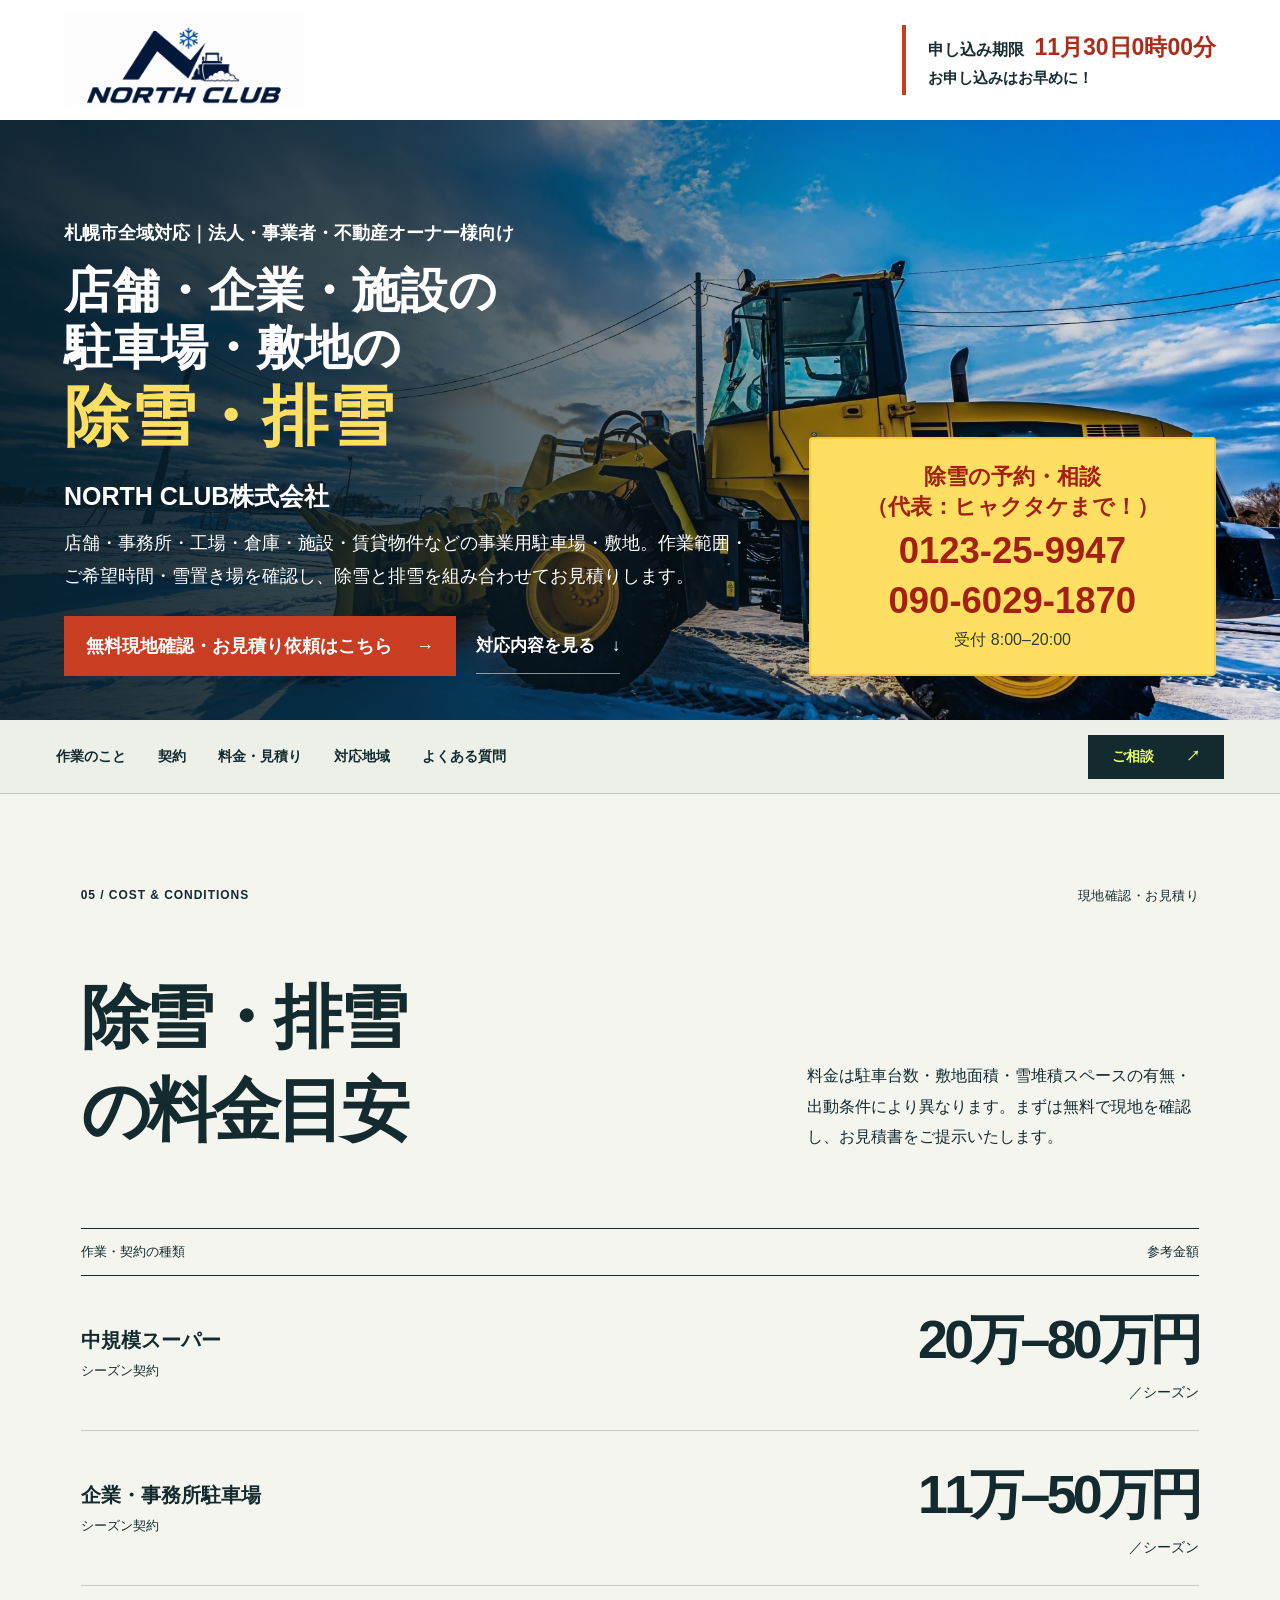
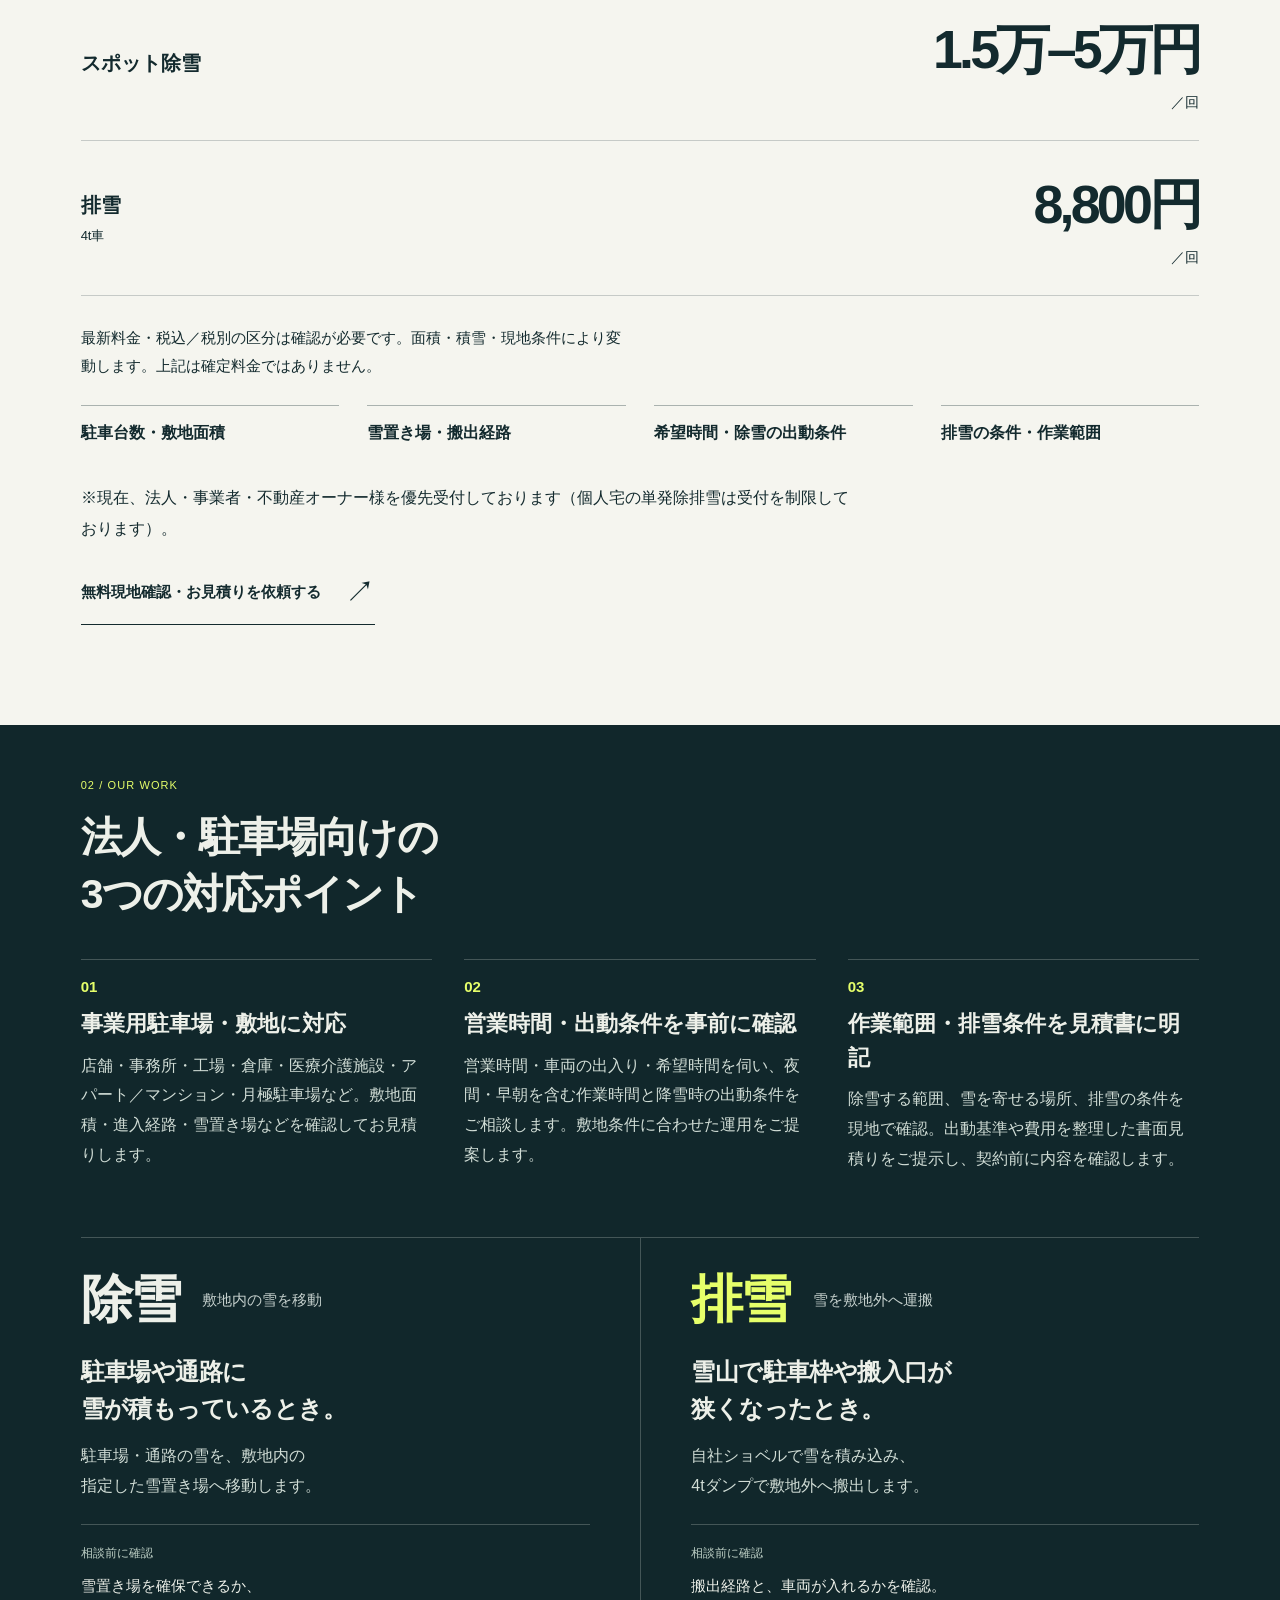
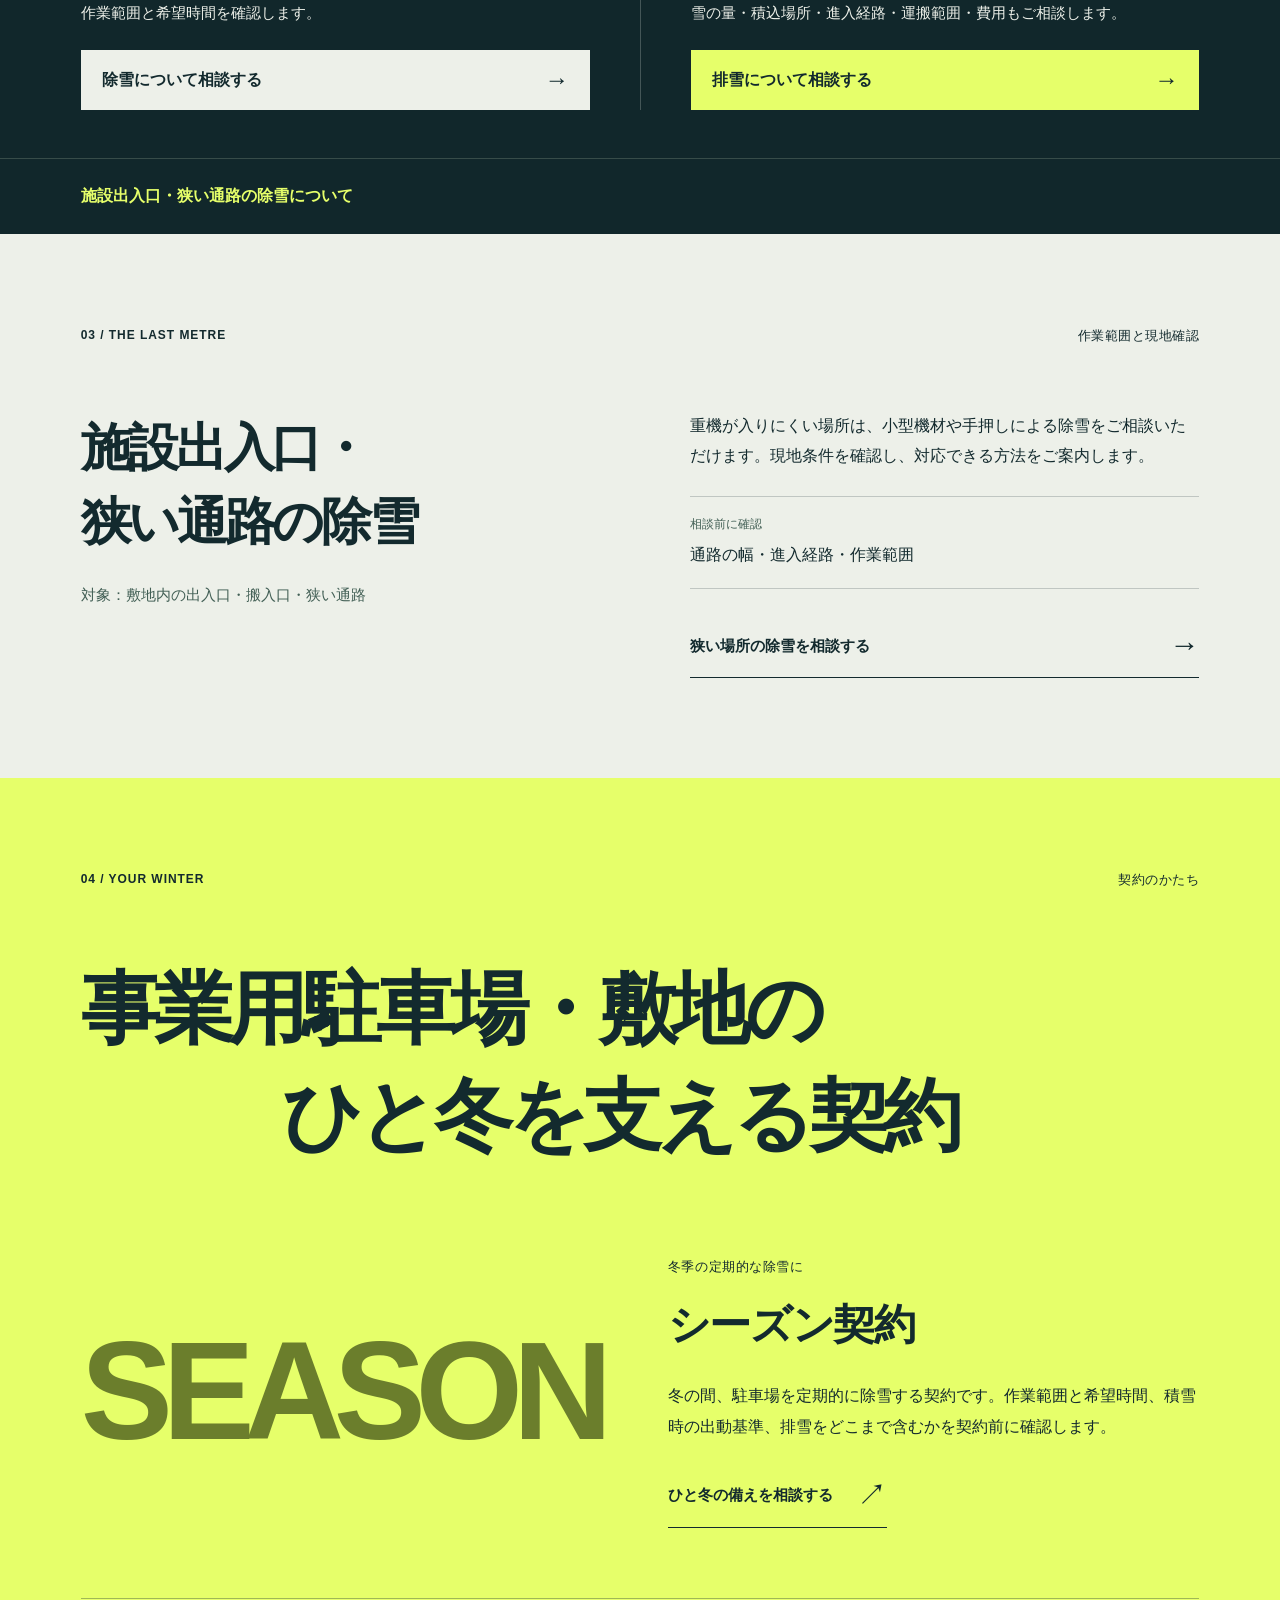
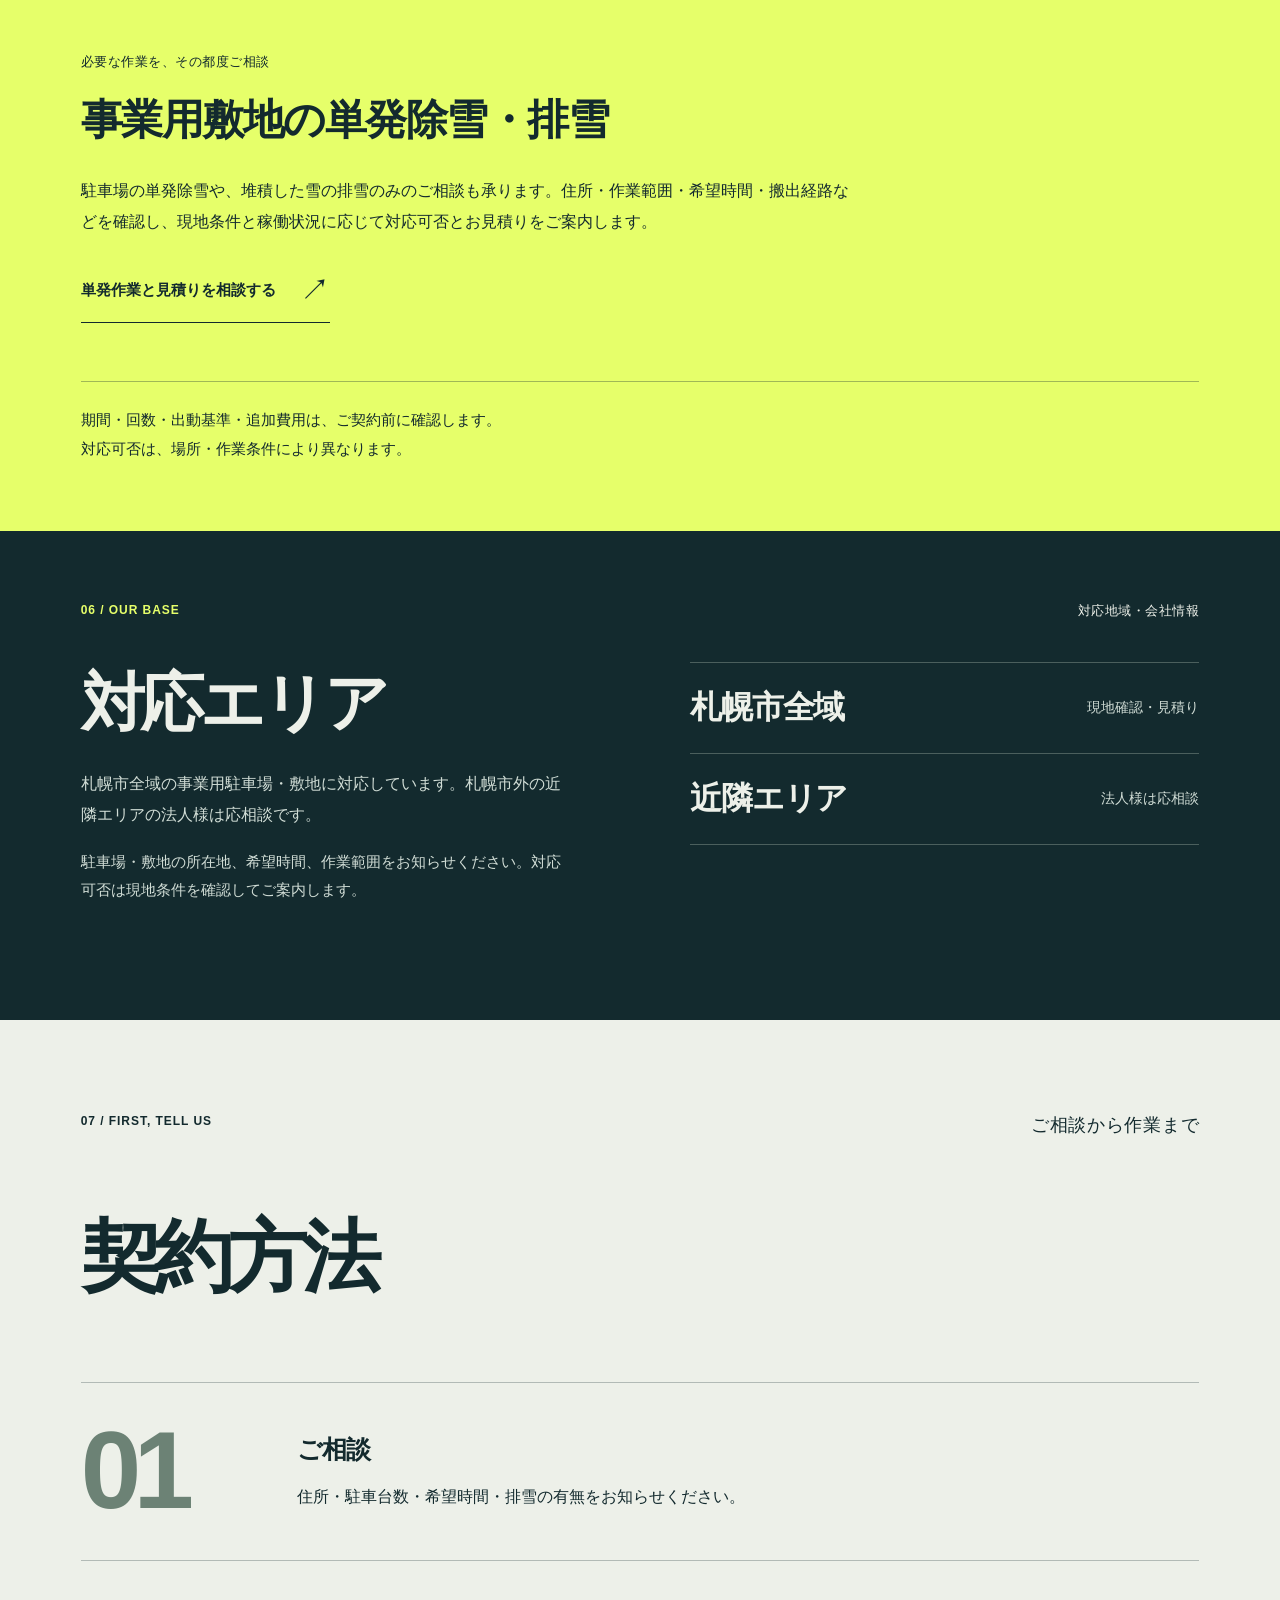
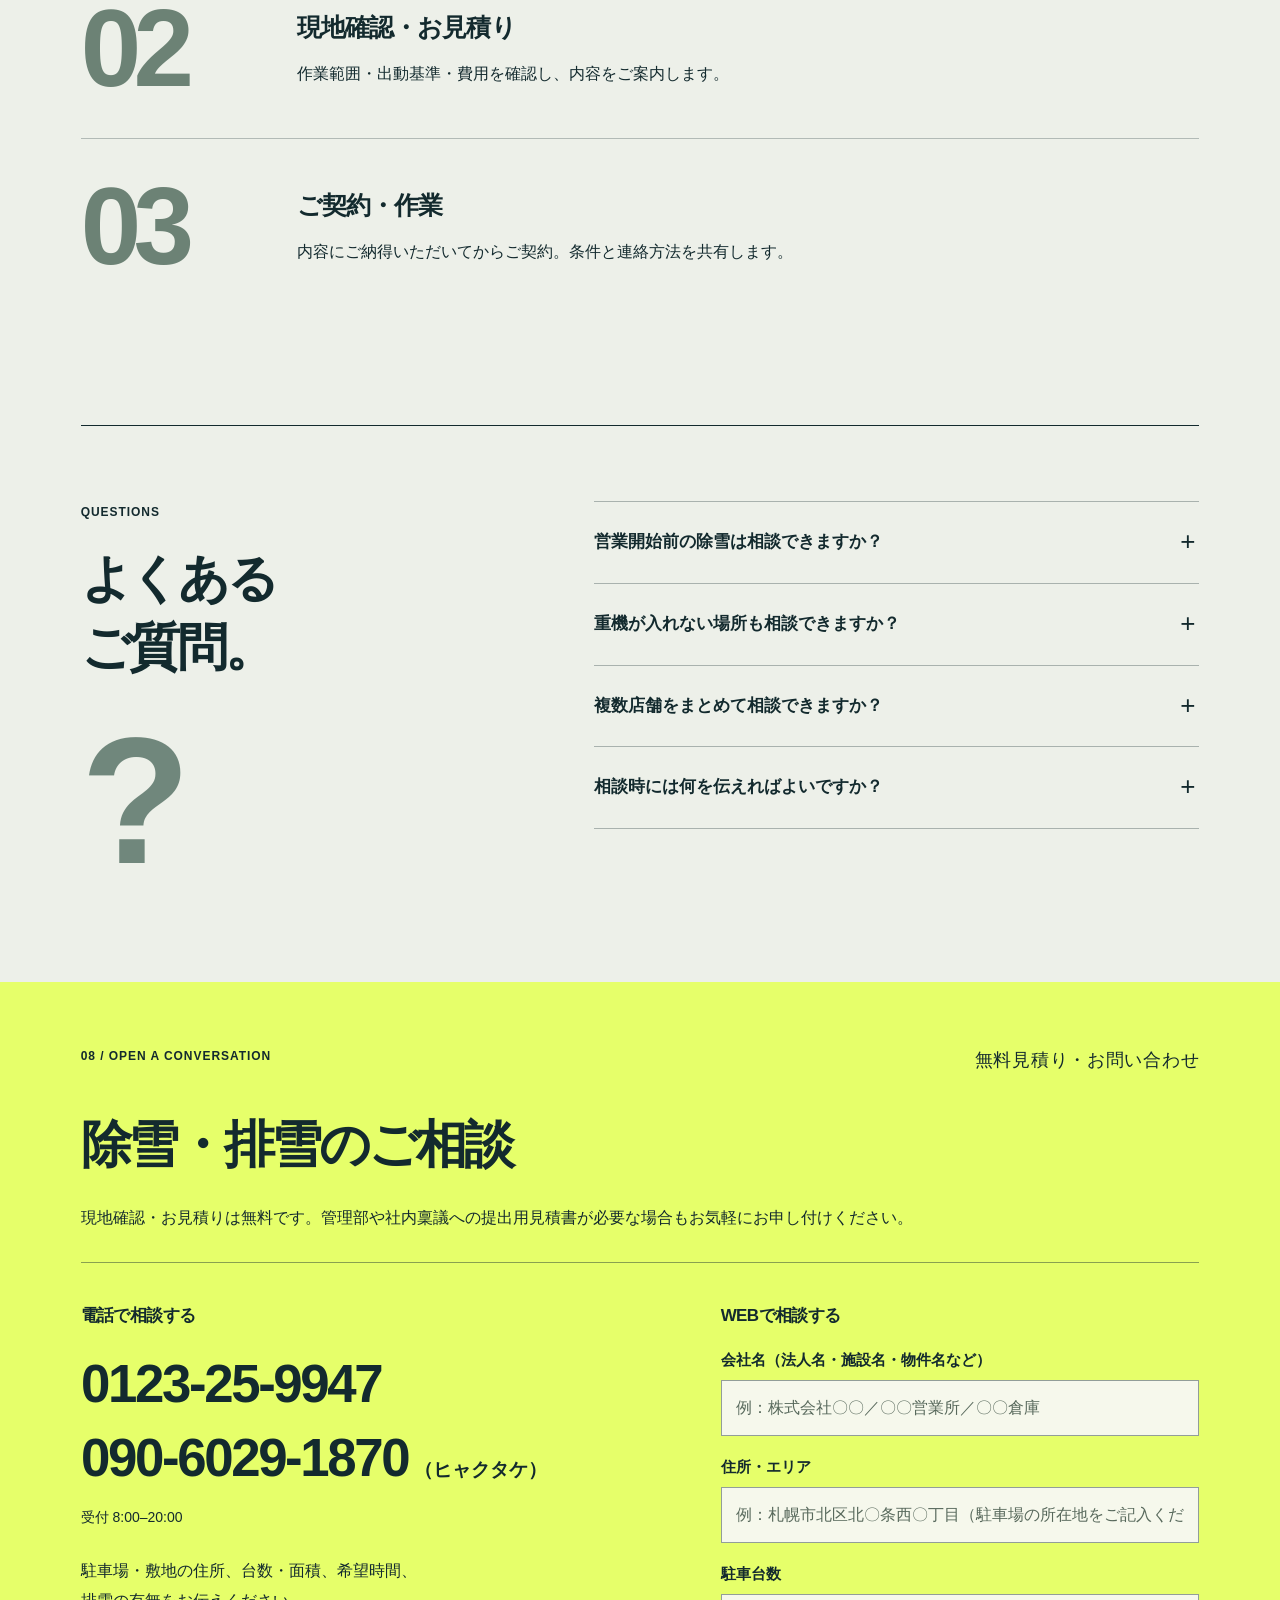
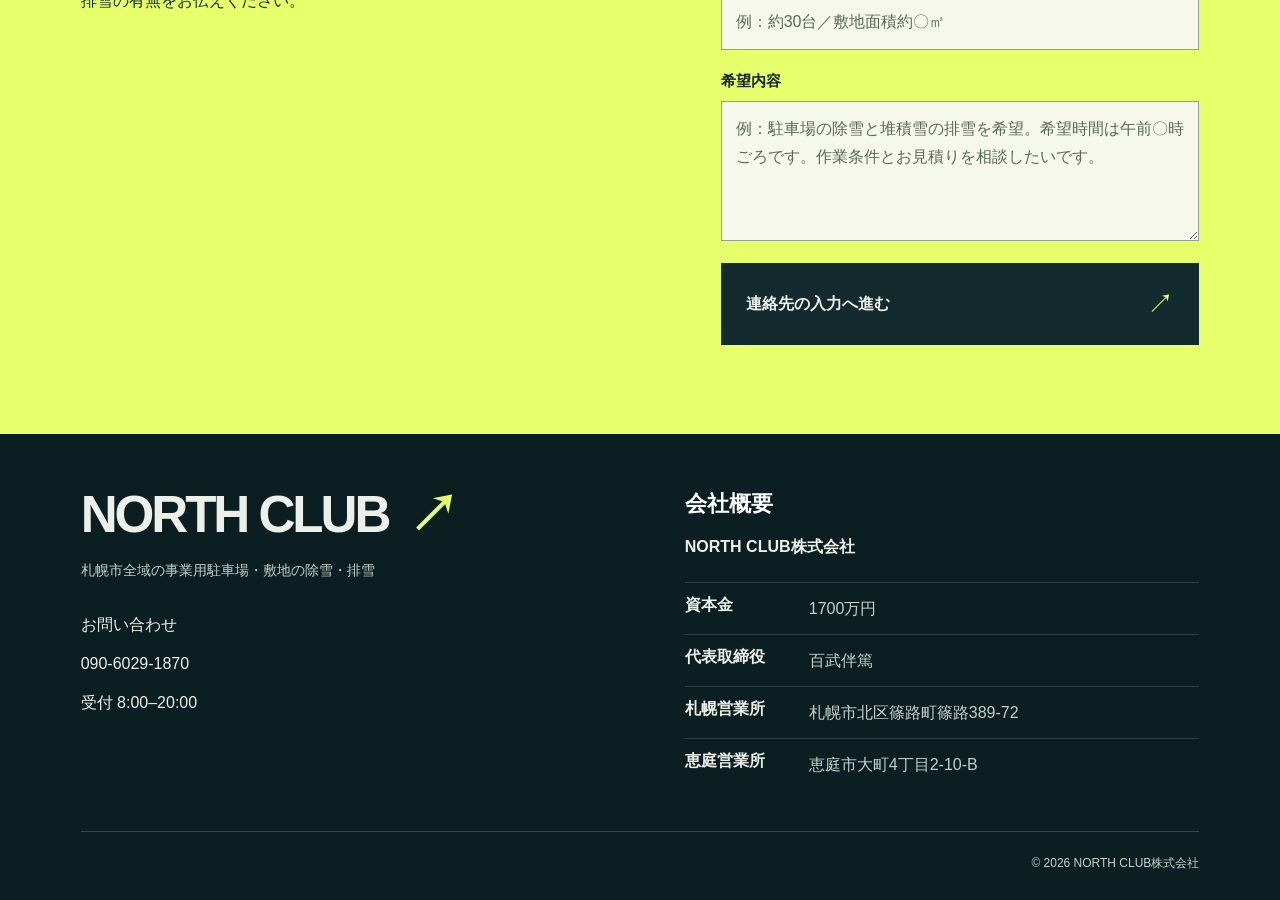
<file: index.html>
<!doctype html>
<html lang="ja">
<head>
  <meta charset="utf-8">
  <meta name="viewport" content="width=device-width,initial-scale=1">

  <meta name="color-scheme" content="light">
  <title>札幌市全域の除雪・排雪｜店舗・企業・施設の駐車場・敷地｜NORTH CLUB</title>
  <meta name="description" content="札幌市全域の店舗・事務所・工場・倉庫・施設・賃貸物件など、事業用駐車場・敷地の除雪・排雪をご相談いただけます。作業範囲・希望時間・雪置き場を確認し、除雪・排雪の条件をお見積書に明記。シーズン契約・単発作業とも、現地条件を確認してご提案します。現地確認・見積りは無料。">
  <link rel="stylesheet" href="style.css?v=20261102-deadline">
  <link rel="stylesheet" href="content.css?v=20261102-footer-contact">
  <link rel="stylesheet" href="cover.css?v=20261117-corporate-2">
  <script src="motion.js" defer></script>
  <script src="content.js?v=20261106-new-form" defer></script>
  <script src="phone-link.js?v=20261110-phone-lines" defer></script>

  <meta name="robots" content="index,follow">
  <link rel="canonical" href="https://www.northclub-josetsu.jp/">
  <meta property="og:type" content="website">
  <meta property="og:locale" content="ja_JP">
  <meta property="og:title" content="札幌市全域の除雪・排雪｜店舗・企業・施設の駐車場・敷地｜NORTH CLUB">
  <meta property="og:description" content="札幌市全域の店舗・事務所・工場・倉庫・施設・賃貸物件など、事業用駐車場・敷地の除雪・排雪をご相談いただけます。作業範囲・希望時間・雪置き場を確認し、除雪・排雪の条件をお見積書に明記。シーズン契約・単発作業とも、現地条件を確認してご提案します。現地確認・見積りは無料。">
  <meta property="og:url" content="https://www.northclub-josetsu.jp/">
  <meta property="og:image" content="https://www.northclub-josetsu.jp/assets/hero-snow-removal.png">
  <meta name="twitter:card" content="summary_large_image">
  <script type="application/ld+json">
{
  "@context": "https://schema.org",
  "@graph": [
    {
      "@type": "Organization",
      "@id": "https://www.northclub-josetsu.jp/#organization",
      "name": "NORTH CLUB株式会社",
      "url": "https://www.northclub-josetsu.jp/",
      "logo": "https://www.northclub-josetsu.jp/assets/north-club-symbol.png",
      "telephone": "+81-90-6029-1870",
      "location": [
        {
          "@type": "Place",
          "@id": "https://www.northclub-josetsu.jp/#sapporo-office",
          "name": "札幌営業所",
          "address": {
            "@type": "PostalAddress",
            "addressCountry": "JP",
            "addressRegion": "北海道",
            "addressLocality": "札幌市北区",
            "streetAddress": "篠路町篠路389-72"
          }
        },
        {
          "@type": "Place",
          "name": "恵庭営業所",
          "address": {
            "@type": "PostalAddress",
            "addressCountry": "JP",
            "addressRegion": "北海道",
            "addressLocality": "恵庭市",
            "streetAddress": "大町4丁目2-10-B"
          }
        }
      ],
      "contactPoint": {
        "@type": "ContactPoint",
        "telephone": "+81-90-6029-1870",
        "contactType": "お問い合わせ",
        "availableLanguage": "ja",
        "description": "電話受付 8:00–20:00"
      }
    },
    {
      "@type": "WebSite",
      "@id": "https://www.northclub-josetsu.jp/#website",
      "url": "https://www.northclub-josetsu.jp/",
      "name": "NORTH CLUB株式会社 除雪・排雪",
      "inLanguage": "ja",
      "publisher": {
        "@id": "https://www.northclub-josetsu.jp/#organization"
      }
    },
    {
      "@type": "WebPage",
      "@id": "https://www.northclub-josetsu.jp/#webpage",
      "url": "https://www.northclub-josetsu.jp/",
      "name": "札幌市全域の除雪・排雪｜店舗・企業・施設の駐車場・敷地｜NORTH CLUB",
      "isPartOf": {
        "@id": "https://www.northclub-josetsu.jp/#website"
      },
      "about": {
        "@id": "https://www.northclub-josetsu.jp/#organization"
      },
      "inLanguage": "ja"
    }
  ]
}
  </script>
</head>
<body class="clear-cover-page">
  <a class="skip" href="#services">除雪・排雪の説明へ</a>
  <header class="header">
    <a class="brand" href="#top" aria-label="NORTH CLUB株式会社 トップへ"><img src="assets/north-club-symbol.webp" alt="NORTH CLUB" width="1120" height="430"></a>
    <div class="header-info"><div class="deadline-card"><div class="deadline-line"><span class="deadline-title">申し込み期限</span><strong class="deadline-date">11月30日0時00分</strong></div><p class="deadline-message">お申し込みはお早めに！</p></div></div>
  </header>
  <main id="top">
    <section class="opening opening--clear" aria-labelledby="opening-title">
      <div class="opening-stage cover-stage">
        <img class="cover-photo" src="assets/reference/northclub-hero.webp" alt="雪の積もった敷地にある大型除雪ショベル" width="1920" height="1277" fetchpriority="high">
        <div class="cover-content">
          <p class="cover-region">札幌市全域対応｜法人・事業者・不動産オーナー様向け</p>
          <h1 id="opening-title" class="cover-title"><span>店舗・企業・施設の</span><span>駐車場・敷地の</span><span class="cover-title-service">除雪・排雪</span></h1>
          <p class="cover-company">NORTH CLUB株式会社</p>
          <p class="cover-lead">店舗・事務所・工場・倉庫・施設・賃貸物件などの事業用駐車場・敷地。作業範囲・ご希望時間・雪置き場を確認し、除雪と排雪を組み合わせてお見積りします。</p>
          <div class="cover-actions"><a class="cover-estimate" href="#contact">無料現地確認・お見積り依頼はこちら <span aria-hidden="true">→</span></a><a class="cover-services" href="#services">対応内容を見る <span aria-hidden="true">↓</span></a></div>
        </div>
        <div class="cover-contact">
          <div class="cover-phone"><span><span class="cover-phone-label-part">除雪の予約・相談</span><span class="cover-phone-label-part">（代表：ヒャクタケまで！）</span></span><div class="phone-lines"><a class="phone-line" data-phone-href="tel:0123-25-9947"><strong>0123-25-9947</strong></a><a class="phone-line" data-phone-href="tel:090-6029-1870"><strong>090-6029-1870</strong></a></div><span class="cover-hours">受付 8:00–20:00</span></div>
        </div>
      </div>
    </section>
    <nav class="chapter-nav" aria-label="内容のご案内"><div class="chapter-links"><a href="#detail">作業のこと</a><a href="#contracts">契約</a><a href="#price">料金・見積り</a><a href="#area">対応地域</a><a href="#faq">よくある質問</a></div><a class="nav-contact" href="#contact">ご相談 <span aria-hidden="true">↗</span></a></nav>
    <section class="chapter price-chapter" id="price" aria-labelledby="price-title">
      <div class="chapter-label"><span>05 / COST &amp; CONDITIONS</span><span>現地確認・お見積り</span></div>
      <div class="price-heading"><h2 id="price-title"><span>除雪・排雪</span><br><span>の料金目安</span></h2><p>料金は駐車台数・敷地面積・雪堆積スペースの有無・出動条件により異なります。まずは無料で現地を確認し、お見積書をご提示いたします。</p></div>
      <table class="cost-ledger" aria-labelledby="price-title">
        <thead><tr><th scope="col">作業・契約の種類</th><th scope="col">参考金額</th></tr></thead>
        <tbody>
          <tr><th scope="row"><span>中規模スーパー<small>シーズン契約</small></span></th><td><strong>20万–80万円</strong><span>／シーズン</span></td></tr>
          <tr><th scope="row"><span>企業・事務所駐車場<small>シーズン契約</small></span></th><td><strong>11万–50万円</strong><span>／シーズン</span></td></tr>
          <tr><th scope="row"><span>スポット除雪</span></th><td><strong>1.5万–5万円</strong><span>／回</span></td></tr>
          <tr><th scope="row"><span>排雪<small>4t車</small></span></th><td><strong>8,800円</strong><span>／回</span></td></tr>
        </tbody>
      </table>
      <div class="price-foot"><p class="fine-print">最新料金・税込／税別の区分は確認が必要です。面積・積雪・現地条件により変動します。上記は確定料金ではありません。</p></div>
      <div class="business-pricing"><ul class="quote-factors"><li>駐車台数・敷地面積</li><li>雪置き場・搬出経路</li><li>希望時間・除雪の出動条件</li><li>排雪の条件・作業範囲</li></ul><p>※現在、法人・事業者・不動産オーナー様を優先受付しております（個人宅の単発除排雪は受付を制限しております）。</p><a class="line-link" href="#contact">無料現地確認・お見積りを依頼する <span aria-hidden="true">↗</span></a></div>
    </section>
    <section id="services" class="services" aria-labelledby="services-title">
      <div class="service-intro"><div><p class="eyebrow">02 / OUR WORK</p><h2 id="services-title">法人・駐車場向けの<br>3つの対応ポイント</h2></div></div>
      <div class="business-points">
        <article class="business-point"><span class="point-number">01</span><h3>事業用駐車場・敷地に対応</h3><p>店舗・事務所・工場・倉庫・医療介護施設・アパート／マンション・月極駐車場など。敷地面積・進入経路・雪置き場などを確認してお見積りします。</p></article>
        <article class="business-point"><span class="point-number">02</span><h3>営業時間・出動条件を事前に確認</h3><p>営業時間・車両の出入り・希望時間を伺い、夜間・早朝を含む作業時間と降雪時の出動条件をご相談します。敷地条件に合わせた運用をご提案します。</p></article>
        <article class="business-point"><span class="point-number">03</span><h3>作業範囲・排雪条件を見積書に明記</h3><p>除雪する範囲、雪を寄せる場所、排雪の条件を現地で確認。出動基準や費用を整理した書面見積りをご提示し、契約前に内容を確認します。</p></article>
      </div>
      <div class="service-comparison">
        <article class="service-option" aria-labelledby="plow-title">
          <div class="service-heading"><h3 id="plow-title">除雪</h3><p>敷地内の雪を移動</p></div>
          <p class="service-need">駐車場や通路に<br>雪が積もっているとき。</p>
          <p class="service-action">駐車場・通路の雪を、敷地内の<br>指定した雪置き場へ移動します。</p>
          <dl class="service-check"><dt>相談前に確認</dt><dd>雪置き場を確保できるか、<br>作業範囲と希望時間を確認します。</dd></dl>
          <a class="service-consult" href="#contact" data-consult-service="除雪">除雪について相談する <span aria-hidden="true">→</span></a>
        </article>
        <article class="service-option service-option-haul" aria-labelledby="haul-title">
          <div class="service-heading"><h3 id="haul-title">排雪</h3><p>雪を敷地外へ運搬</p></div>
          <p class="service-need">雪山で駐車枠や搬入口が<br>狭くなったとき。</p>
          <p class="service-action">自社ショベルで雪を積み込み、<br>4tダンプで敷地外へ搬出します。</p>
          <dl class="service-check"><dt>相談前に確認</dt><dd>搬出経路と、車両が入れるかを確認。<br>雪の量・積込場所・進入経路・運搬範囲・費用もご相談します。</dd></dl>
          <a class="service-consult" href="#contact" data-consult-service="排雪">排雪について相談する <span aria-hidden="true">→</span></a>
        </article>
      </div>
    </section>
    <a class="continue-chapters" href="#detail"><span>施設出入口・狭い通路の除雪について</span></a>
    <section class="chapter detail-chapter" id="detail" aria-labelledby="detail-title">
      <div class="chapter-label"><span>03 / THE LAST METRE</span><span>作業範囲と現地確認</span></div>
      <div class="finish-heading"><div><h2 id="detail-title">施設出入口・<br>狭い通路の除雪</h2><p class="finish-target">対象：敷地内の出入口・搬入口・狭い通路</p></div><div class="finish-method"><p>重機が入りにくい場所は、小型機材や手押しによる除雪をご相談いただけます。現地条件を確認し、対応できる方法をご案内します。</p><dl><dt>相談前に確認</dt><dd>通路の幅・進入経路・作業範囲</dd></dl><a class="line-link" href="#contact" data-consult-service="施設出入口・狭い通路の除雪">狭い場所の除雪を相談する <span aria-hidden="true">→</span></a></div></div>
    </section>
    <section class="chapter contract-chapter" id="contracts" aria-labelledby="contracts-title">
      <div class="chapter-label"><span>04 / YOUR WINTER</span><span>契約のかたち</span></div>
      <h2 id="contracts-title">事業用駐車場・敷地の<br><span>ひと冬を支える契約</span></h2>
      <div class="contract-season" id="season"><span class="contract-english" aria-hidden="true">SEASON</span><div class="contract-copy"><p class="contract-kicker">冬季の定期的な除雪に</p><h3>シーズン契約</h3><p>冬の間、駐車場を定期的に除雪する契約です。作業範囲と希望時間、積雪時の出動基準、排雪をどこまで含むかを契約前に確認します。</p><a class="line-link" href="#contact">ひと冬の備えを相談する <span aria-hidden="true">↗</span></a></div></div>
      <div class="contract-scope" id="spot"><div class="contract-copy"><p class="contract-kicker">必要な作業を、その都度ご相談</p><h3>事業用敷地の単発除雪・排雪</h3><p>駐車場の単発除雪や、堆積した雪の排雪のみのご相談も承ります。住所・作業範囲・希望時間・搬出経路などを確認し、現地条件と稼働状況に応じて対応可否とお見積りをご案内します。</p><a class="line-link" href="#contact">単発作業と見積りを相談する <span aria-hidden="true">↗</span></a></div></div>
      <p class="contract-note">期間・回数・出動基準・追加費用は、ご契約前に確認します。<br>対応可否は、場所・作業条件により異なります。</p>
    </section>
    <section class="chapter area-chapter" id="area" aria-labelledby="area-title">
      <div class="chapter-label"><span>06 / OUR BASE</span><span>対応地域・会社情報</span></div>
      <div class="area-overview"><div><h2 id="area-title">対応エリア</h2><p>札幌市全域の事業用駐車場・敷地に対応しています。札幌市外の近隣エリアの法人様は応相談です。</p><p class="area-condition">駐車場・敷地の所在地、希望時間、作業範囲をお知らせください。対応可否は現地条件を確認してご案内します。</p></div><nav class="region-links" aria-label="地域別のご相談"><a href="#contact"><strong>札幌市全域</strong><span>現地確認・見積り</span></a><a href="#contact"><strong>近隣エリア</strong><span>法人様は応相談</span></a></nav></div>
    </section>
    <section class="chapter flow-chapter" id="flow" aria-labelledby="flow-title">
      <div class="chapter-label"><span>07 / FIRST, TELL US</span><span>ご相談から作業まで</span></div>
      <h2 id="flow-title">契約方法</h2>
      <ol class="process"><li><span class="step-index" aria-hidden="true">01</span><div><h3>ご相談</h3><p>住所・駐車台数・希望時間・排雪の有無をお知らせください。</p></div></li><li><span class="step-index" aria-hidden="true">02</span><div><h3>現地確認・お見積り</h3><p>作業範囲・出動基準・費用を確認し、内容をご案内します。</p></div></li><li><span class="step-index" aria-hidden="true">03</span><div><h3>ご契約・作業</h3><p>内容にご納得いただいてからご契約。条件と連絡方法を共有します。</p></div></li></ol>
      <div class="faq-layout" id="faq"><div class="faq-heading"><p class="chapter-label">QUESTIONS</p><h2>よくある<br>ご質問。</h2><span aria-hidden="true">?</span></div><div class="questions"><details><summary>営業開始前の除雪は相談できますか？</summary><p>ご相談いただけます。希望時間、現地条件、積雪基準や作業の優先順位を確認したうえでご提案します。対応時間を一律に保証するものではありません。</p></details><details><summary>重機が入れない場所も相談できますか？</summary><p>小型機材や手押し仕上げを使う方法をご相談いただけます。敷地内の出入口・搬入口・狭い通路について、幅・進入経路・作業範囲を現地で確認して対応可否をご案内します。</p></details><details><summary>複数店舗をまとめて相談できますか？</summary><p>各店舗の現地条件を確認し、一括のお見積り・ご契約をご相談いただけます。</p></details><details><summary>相談時には何を伝えればよいですか？</summary><p>会社名、施設の住所、駐車台数、希望時間、排雪の有無をお知らせください。分からない項目は、そのままご相談いただけます。</p></details></div></div>
    </section>
    <section class="chapter inquiry-chapter" id="contact" aria-labelledby="contact-title">
      <div class="chapter-label"><span>08 / OPEN A CONVERSATION</span><span>無料見積り・お問い合わせ</span></div>
      <h2 id="contact-title">除雪・排雪のご相談</h2><p class="contact-lead">現地確認・お見積りは無料です。管理部や社内稟議への提出用見積書が必要な場合もお気軽にお申し付けください。</p><p id="consultContext" class="consult-context" hidden role="status"></p>
      <div class="contact-options"><div class="phone-choice"><h3>電話で相談する</h3><div class="phone-lines contact-phone-lines"><a href="tel:0123-25-9947" class="phone-number phone-line"><strong>0123-25-9947</strong></a><a href="tel:090-6029-1870" class="phone-number phone-line"><strong>090-6029-1870</strong><span class="phone-person">（ヒャクタケ）</span></a></div><p class="reception">受付 8:00–20:00</p><p>駐車場・敷地の住所、台数・面積、希望時間、<br>排雪の有無をお伝えください。</p></div><div class="web-choice"><h3>WEBで相談する</h3><div class="inquiry-helper" id="inquiryHelper" hidden><form id="estimateForm" class="draft-form"><label for="companyInput">会社名<span class="field-context">（法人名・施設名・物件名など）</span><input id="companyInput" name="company" type="text" autocomplete="organization" placeholder="例：株式会社〇〇／〇〇営業所／〇〇倉庫"></label><label for="areaInput">住所・エリア<input id="areaInput" name="area" type="text" autocomplete="street-address" placeholder="例：札幌市北区北〇条西〇丁目（駐車場の所在地をご記入ください）"></label><label for="carsInput">駐車台数<input id="carsInput" name="cars" type="text" placeholder="例：約30台／敷地面積約〇㎡"></label><label for="messageInput">希望内容<textarea id="messageInput" name="message" rows="4" placeholder="例：駐車場の除雪と堆積雪の排雪を希望。希望時間は午前〇時ごろです。作業条件とお見積りを相談したいです。"></textarea></label><button class="draft-submit" type="button">連絡先の入力へ進む <span aria-hidden="true">↗</span></button><p id="draftStatus" class="draft-status" role="status" aria-live="polite"></p></form></div></div></div>
    </section>
  </main>
  <footer class="content-footer">
    <div class="footer-brand">
      <a href="#top" class="footer-name">NORTH CLUB<span aria-hidden="true">↗</span></a>
      <p>札幌市全域の事業用駐車場・敷地の除雪・排雪</p>
      <nav aria-label="フッターナビゲーション"><div class="footer-contact"><a href="#contact">お問い合わせ</a><a href="tel:090-6029-1870">090-6029-1870</a><span>受付 8:00–20:00</span></div></nav>
    </div>
    <section class="footer-company" id="company" aria-labelledby="company-title">
      <h2 id="company-title">会社概要</h2>
      <p class="footer-company-name">NORTH CLUB株式会社</p>
      <dl><div><dt>資本金</dt><dd>1700万円</dd></div><div><dt>代表取締役</dt><dd>百武伴篤</dd></div><div><dt>札幌営業所</dt><dd>札幌市北区篠路町篠路389-72</dd></div><div><dt>恵庭営業所</dt><dd>恵庭市大町4丁目2-10-B</dd></div></dl>
    </section>
    <small>© 2026 NORTH CLUB株式会社</small>
  </footer>
</body>
</html>
</file>
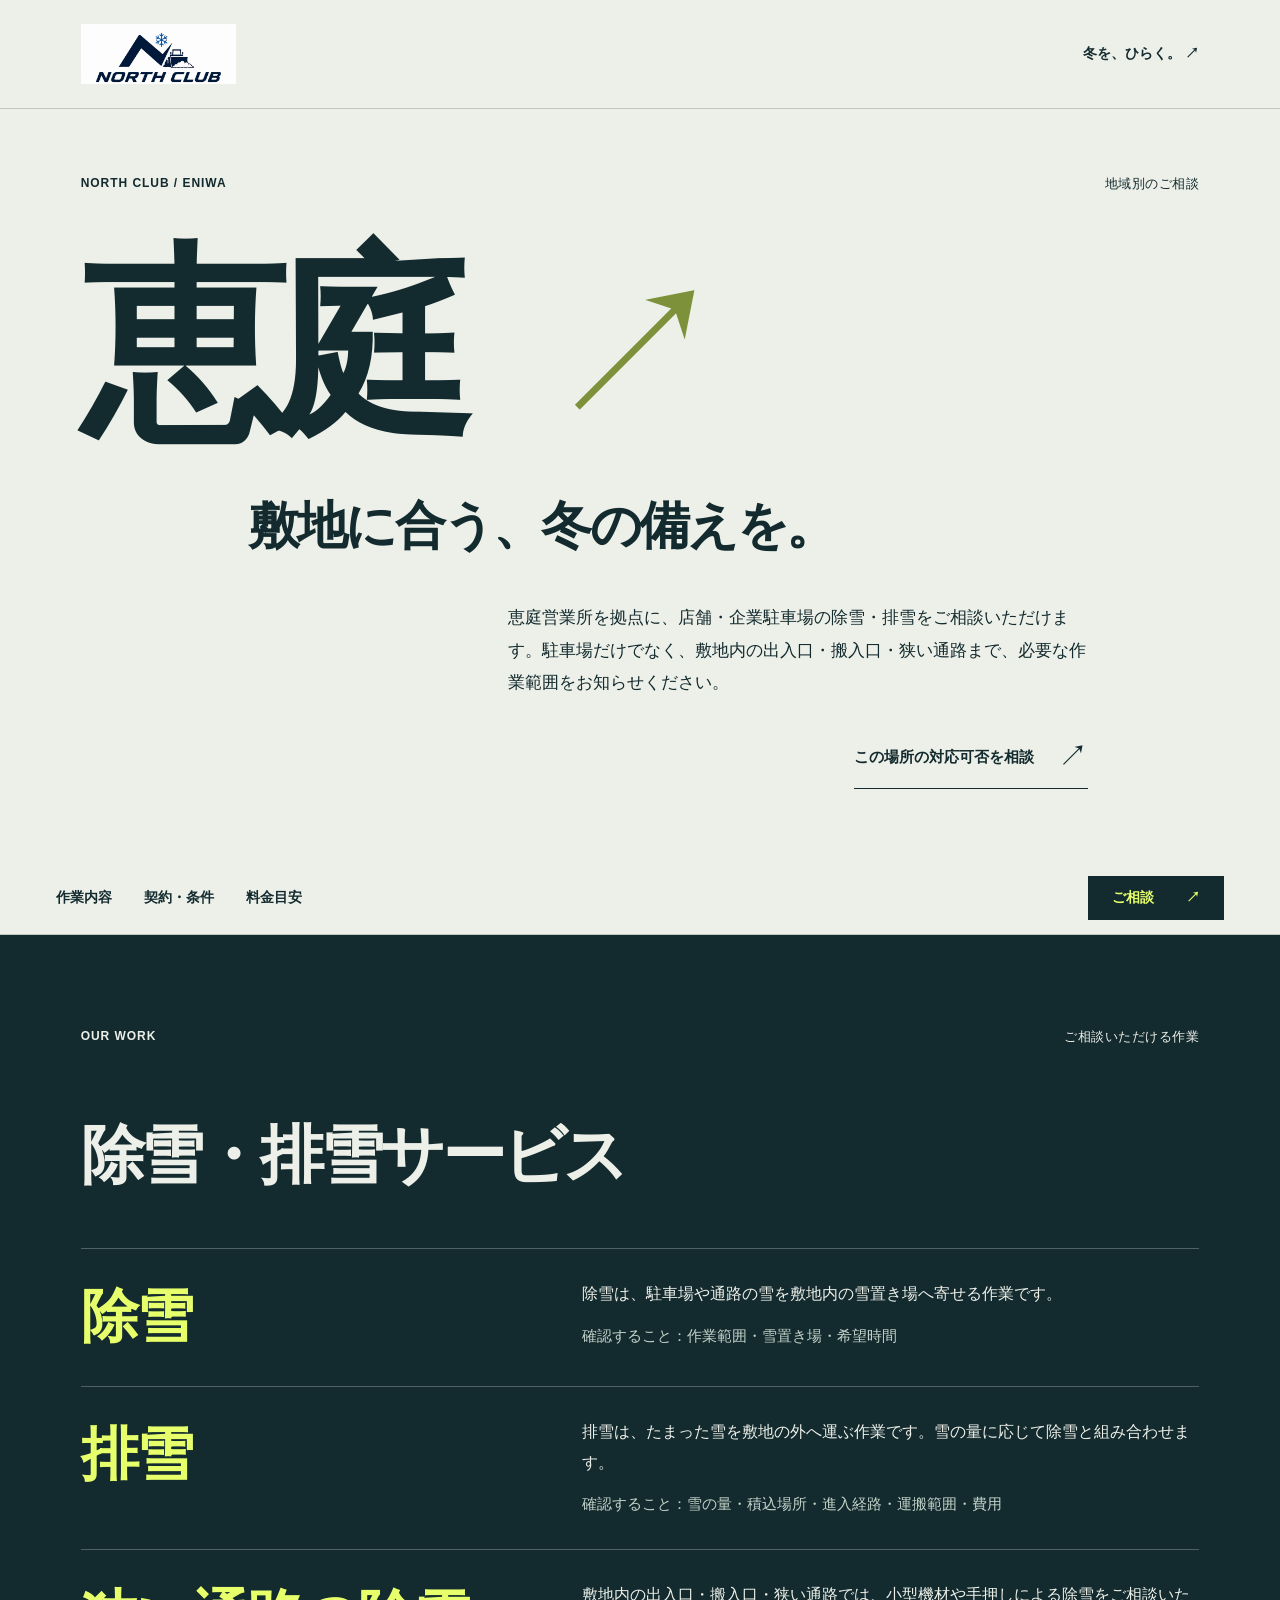
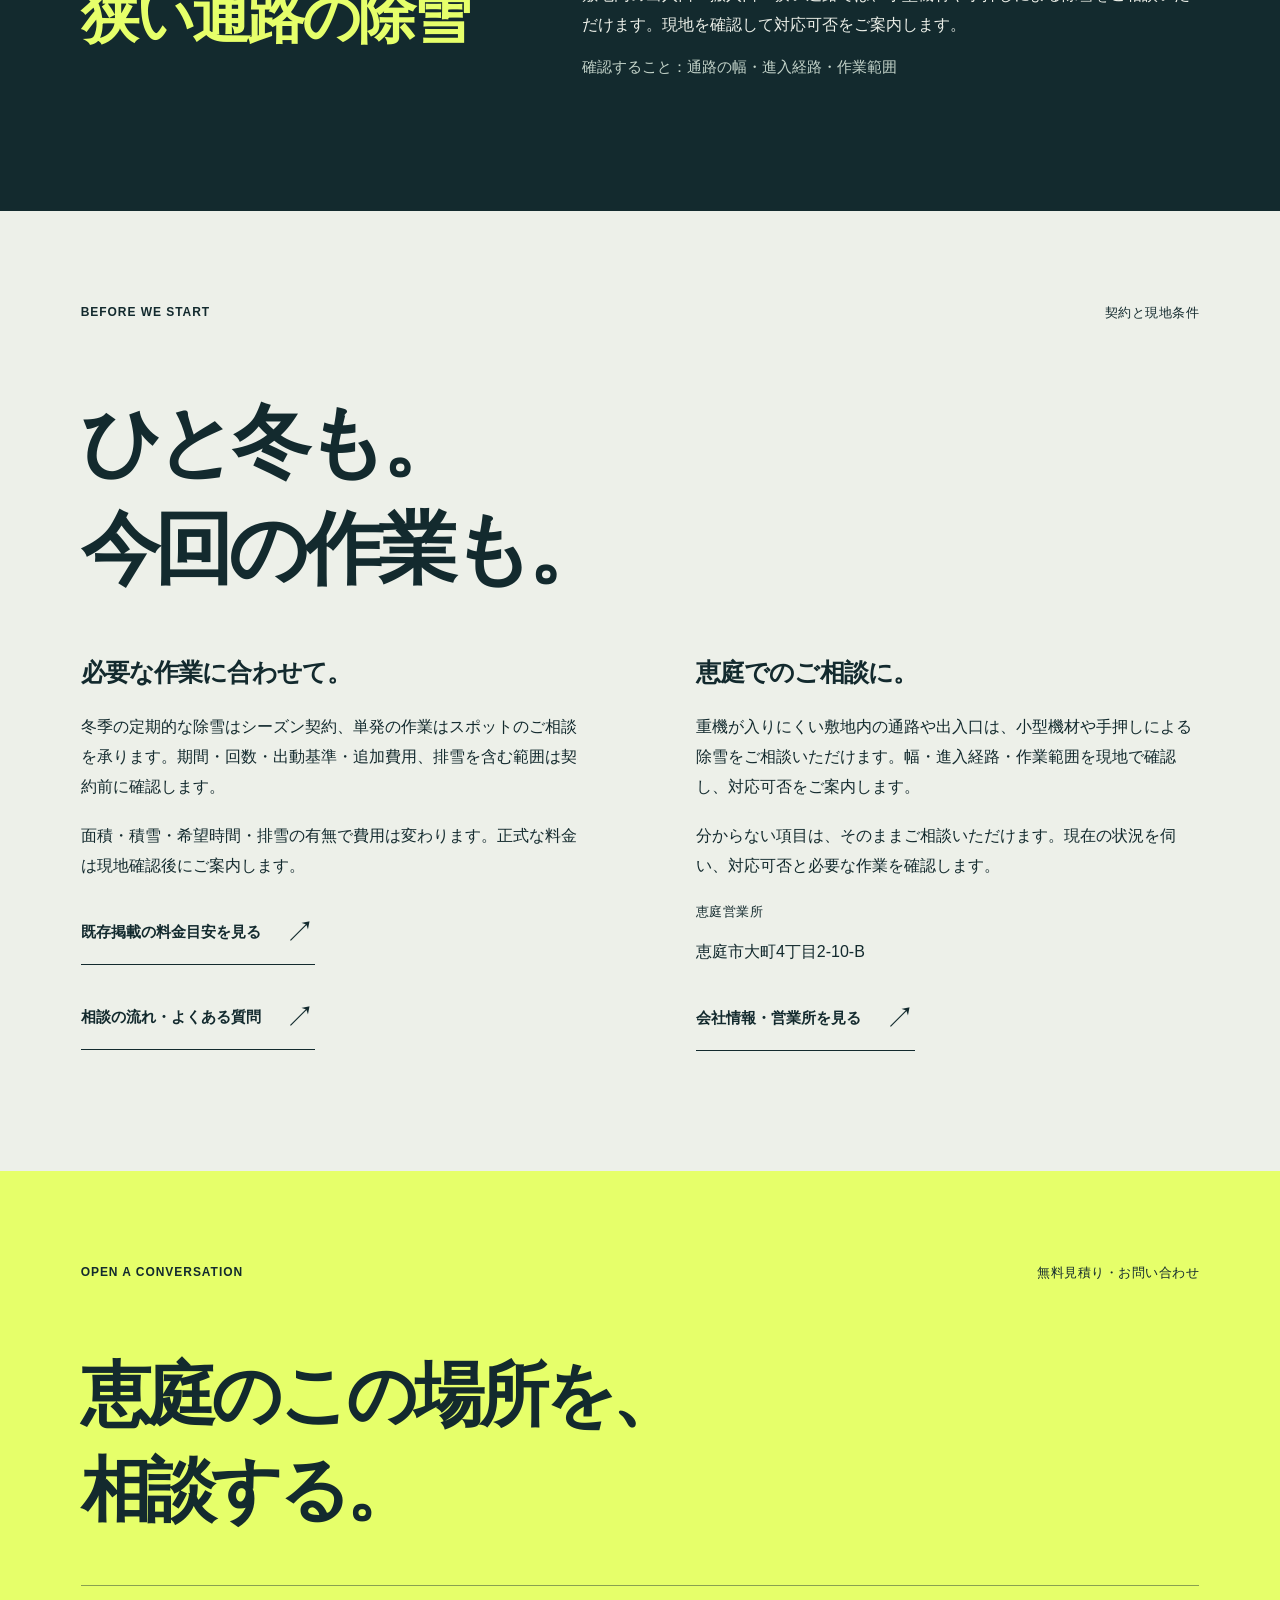
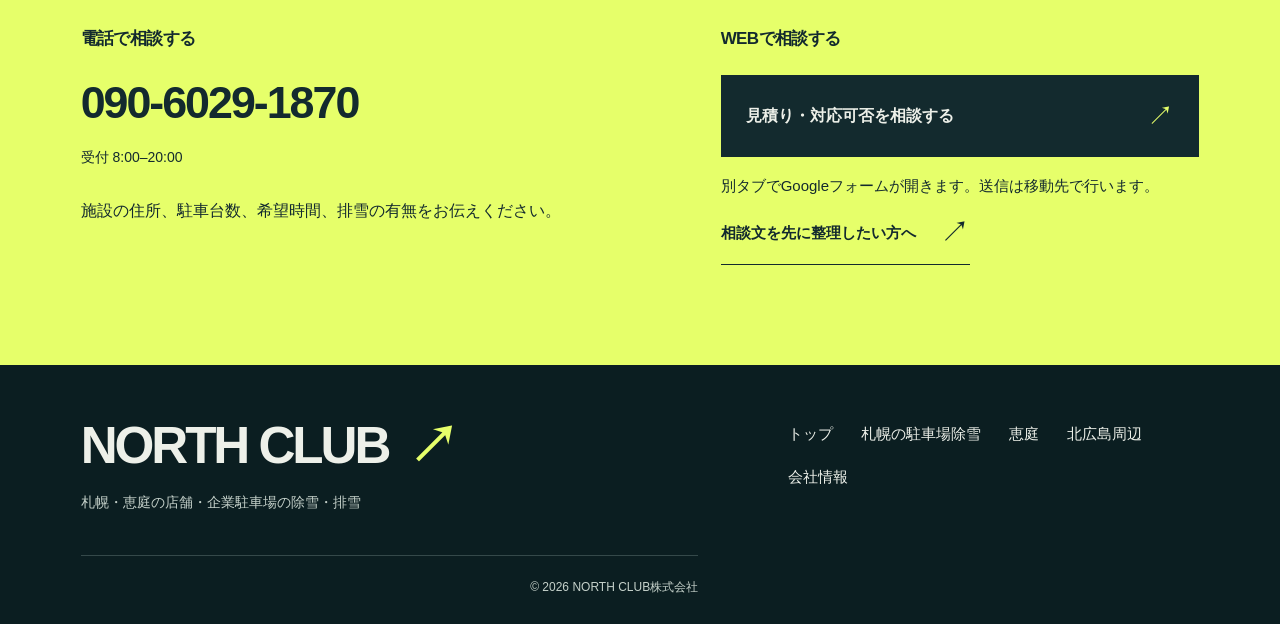
<file: eniwa.html>
<!doctype html>
<html lang="ja"><head><meta charset="utf-8"><meta name="viewport" content="width=device-width,initial-scale=1"><meta name="color-scheme" content="light"><title>恵庭の除雪・排雪 | NORTH CLUB</title><meta name="description" content="恵庭営業所を拠点に、店舗・企業駐車場の除雪・排雪をご相談いただけます。駐車場だけでなく、敷地内の出入口・搬入口・狭い通路まで、必要な作業範囲をお知らせください。"><link rel="stylesheet" href="style.css"><link rel="stylesheet" href="content.css"><script src="content.js" defer></script>
  <meta name="robots" content="index,follow">
  <link rel="canonical" href="https://www.northclub-josetsu.jp/eniwa.html">
  <meta property="og:type" content="website">
  <meta property="og:locale" content="ja_JP">
  <meta property="og:title" content="恵庭の除雪・排雪 | NORTH CLUB">
  <meta property="og:description" content="恵庭営業所を拠点に、店舗・企業駐車場の除雪・排雪をご相談いただけます。駐車場だけでなく、敷地内の出入口・搬入口・狭い通路まで、必要な作業範囲をお知らせください。">
  <meta property="og:url" content="https://www.northclub-josetsu.jp/eniwa.html">
  <meta property="og:image" content="https://www.northclub-josetsu.jp/assets/hero-snow-removal.png">
  <meta name="twitter:card" content="summary_large_image">
</head>
<body class="region-page"><a class="skip" href="#region-work">作業のご案内へ</a><header class="region-header"><a href="./" aria-label="NORTH CLUB トップへ"><img src="assets/north-club-symbol.png" width="1120" height="430" alt="NORTH CLUB"></a><a href="./">冬を、ひらく。 <span aria-hidden="true">↗</span></a></header>
<main><section class="region-hero" aria-labelledby="region-title"><div class="chapter-label"><span>NORTH CLUB / ENIWA</span><span>地域別のご相談</span></div><h1 class="region-title" id="region-title"><span>恵庭</span><i class="region-arrow" aria-hidden="true">↗</i></h1><p class="region-subtitle">敷地に合う、冬の備えを。</p><p class="region-lead">恵庭営業所を拠点に、店舗・企業駐車場の除雪・排雪をご相談いただけます。駐車場だけでなく、敷地内の出入口・搬入口・狭い通路まで、必要な作業範囲をお知らせください。</p><a class="line-link" href="#region-contact">この場所の対応可否を相談 <span aria-hidden="true">↗</span></a></section>
<nav class="chapter-nav" aria-label="地域ページのご案内"><div class="chapter-links"><a href="#region-work">作業内容</a><a href="#region-details">契約・条件</a><a href="./#price">料金目安</a></div><a class="nav-contact" href="#region-contact">ご相談 <span aria-hidden="true">↗</span></a></nav>
<section class="chapter region-service" id="region-work" aria-labelledby="region-work-title"><div class="chapter-label"><span>OUR WORK</span><span>ご相談いただける作業</span></div><h2 id="region-work-title">除雪・排雪サービス</h2><dl><div><dt>除雪</dt><dd><p>除雪は、駐車場や通路の雪を敷地内の雪置き場へ寄せる作業です。</p><p>確認すること：作業範囲・雪置き場・希望時間</p></dd></div><div><dt>排雪</dt><dd><p>排雪は、たまった雪を敷地の外へ運ぶ作業です。雪の量に応じて除雪と組み合わせます。</p><p>確認すること：雪の量・積込場所・進入経路・運搬範囲・費用</p></dd></div><div><dt>狭い通路の除雪</dt><dd><p>敷地内の出入口・搬入口・狭い通路では、小型機材や手押しによる除雪をご相談いただけます。現地を確認して対応可否をご案内します。</p><p>確認すること：通路の幅・進入経路・作業範囲</p></dd></div></dl></section>
<section class="chapter region-details" id="region-details" aria-labelledby="region-details-title"><div class="chapter-label"><span>BEFORE WE START</span><span>契約と現地条件</span></div><h2 id="region-details-title">ひと冬も。<br>今回の作業も。</h2><div class="region-info"><div><h3>必要な作業に合わせて。</h3><p>冬季の定期的な除雪はシーズン契約、単発の作業はスポットのご相談を承ります。期間・回数・出動基準・追加費用、排雪を含む範囲は契約前に確認します。</p><p>面積・積雪・希望時間・排雪の有無で費用は変わります。正式な料金は現地確認後にご案内します。</p><a class="line-link" href="./#price">既存掲載の料金目安を見る <span aria-hidden="true">↗</span></a><a class="line-link" href="./#flow">相談の流れ・よくある質問 <span aria-hidden="true">↗</span></a></div><div><h3>恵庭でのご相談に。</h3><p>重機が入りにくい敷地内の通路や出入口は、小型機材や手押しによる除雪をご相談いただけます。幅・進入経路・作業範囲を現地で確認し、対応可否をご案内します。</p><p>分からない項目は、そのままご相談いただけます。現在の状況を伺い、対応可否と必要な作業を確認します。</p><p class="contract-kicker">恵庭営業所</p><p>恵庭市大町4丁目2-10-B</p><a class="line-link" href="./#company">会社情報・営業所を見る <span aria-hidden="true">↗</span></a></div></div></section>
<section class="chapter inquiry-chapter region-contact" id="region-contact" aria-labelledby="region-contact-title"><div class="chapter-label"><span>OPEN A CONVERSATION</span><span>無料見積り・お問い合わせ</span></div><h2 id="region-contact-title">恵庭のこの場所を、<br>相談する。</h2><div class="contact-options"><div class="phone-choice"><h3>電話で相談する</h3><a href="tel:090-6029-1870" class="phone-number">090-6029-1870</a><p class="reception">受付 8:00–20:00</p><p>施設の住所、駐車台数、希望時間、排雪の有無をお伝えください。</p></div><div class="web-choice"><h3>WEBで相談する</h3><a class="solid-link" href="https://docs.google.com/forms/d/e/1FAIpQLSclakPQUAX9IYzU1jLDFItpHDh0Rm_67c3EZo39aQZKKmmxbA/viewform" target="_blank" rel="noopener noreferrer">見積り・対応可否を相談する <span aria-hidden="true">↗</span></a><p class="fine-print">別タブでGoogleフォームが開きます。送信は移動先で行います。</p><a class="line-link" data-draft-link hidden href="./#contact">相談文を先に整理したい方へ <span aria-hidden="true">↗</span></a></div></div></section></main>
<footer class="content-footer"><div><a href="./" class="footer-name">NORTH CLUB<span aria-hidden="true">↗</span></a><p>札幌・恵庭の店舗・企業駐車場の除雪・排雪</p></div><nav aria-label="フッターナビゲーション"><a href="./">トップ</a><a href="./">札幌の駐車場除雪</a><a href="eniwa.html">恵庭</a><a href="kitahiroshima.html">北広島周辺</a><a href="./#company">会社情報</a></nav><small>© 2026 NORTH CLUB株式会社</small></footer></body></html>
</file>
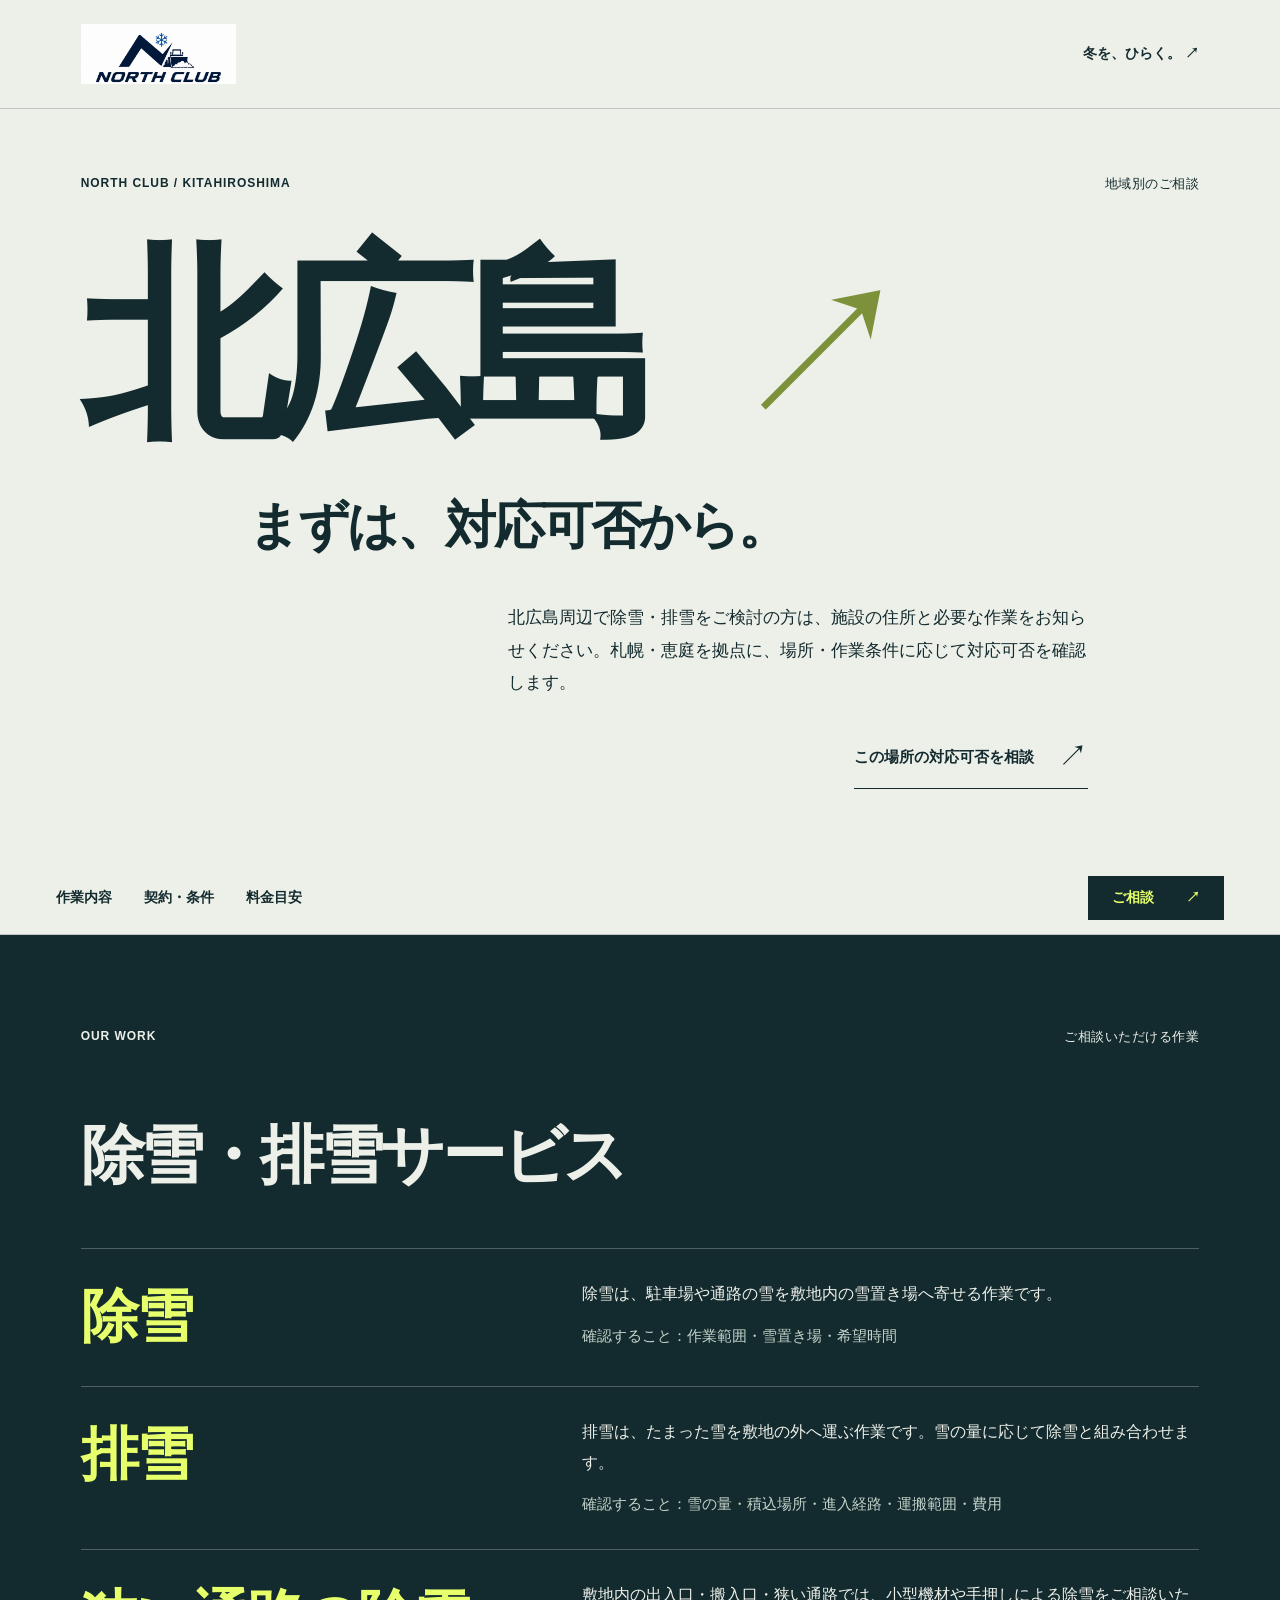
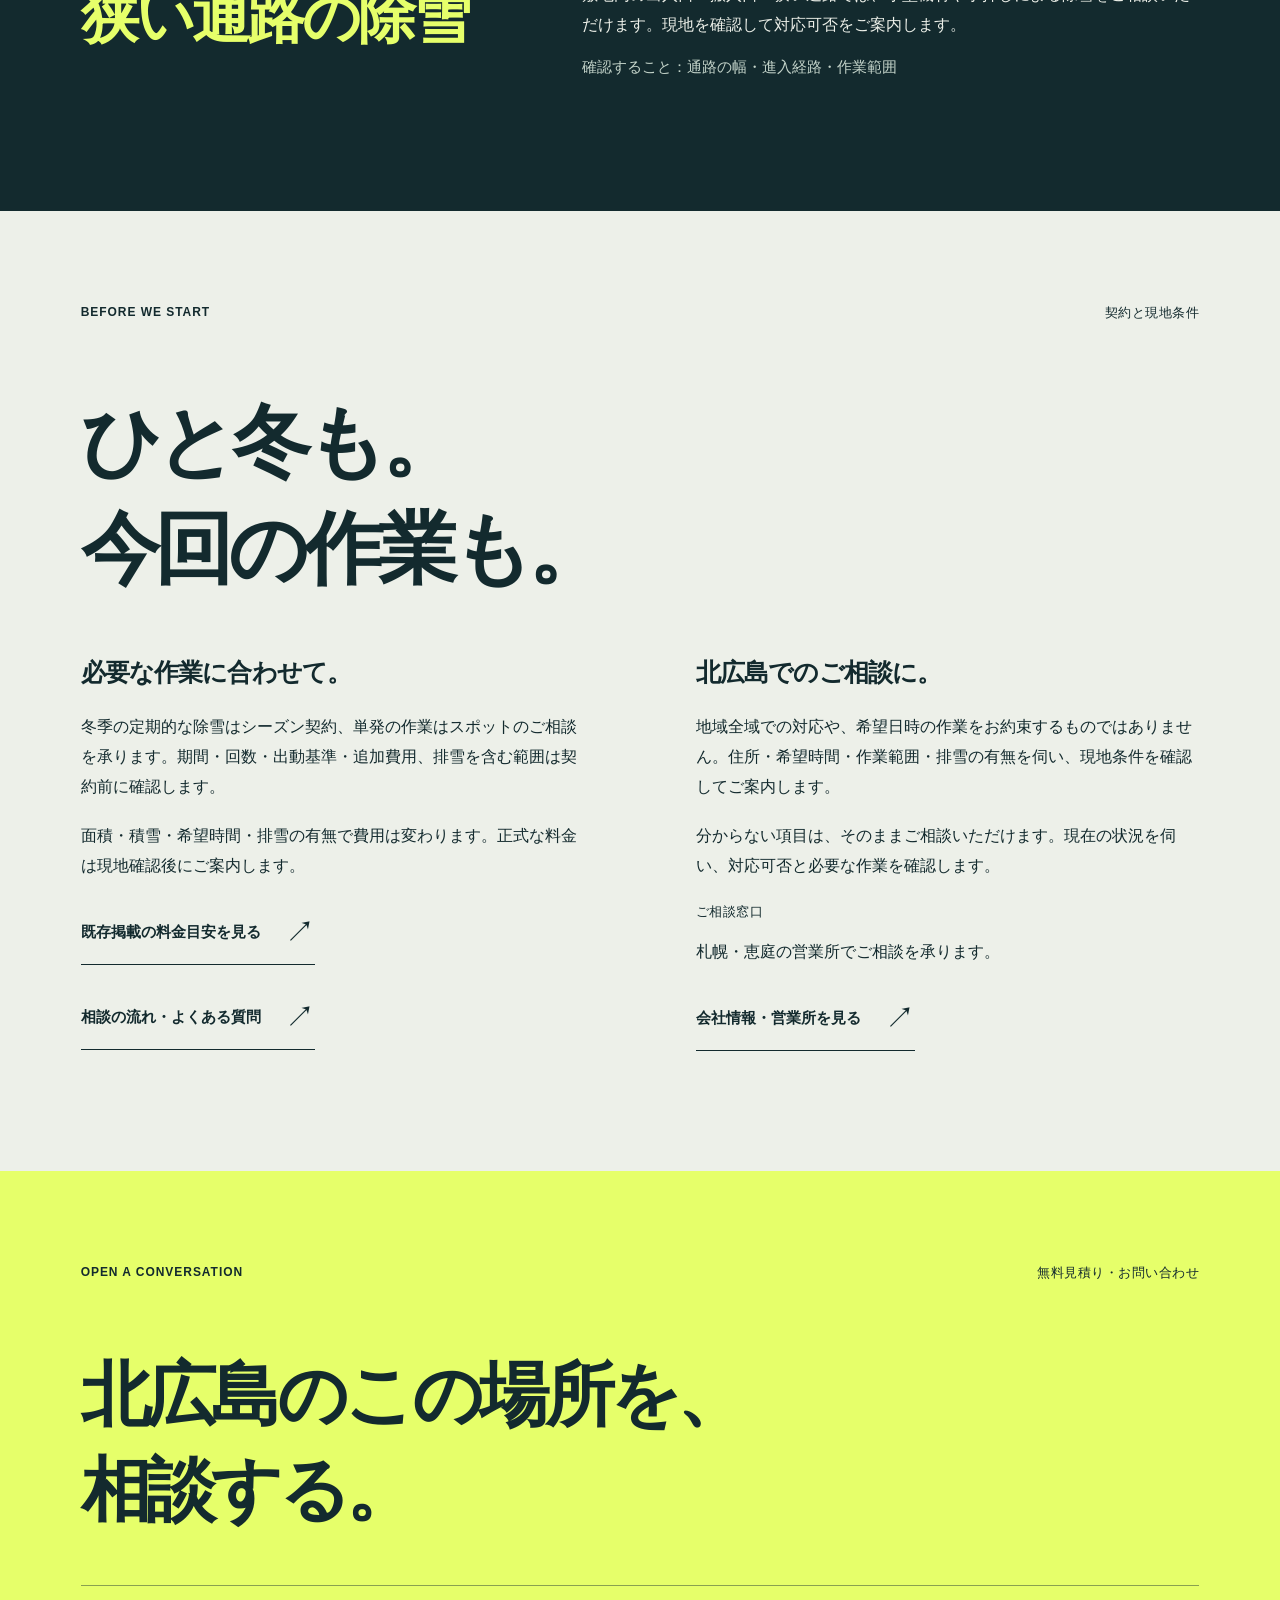
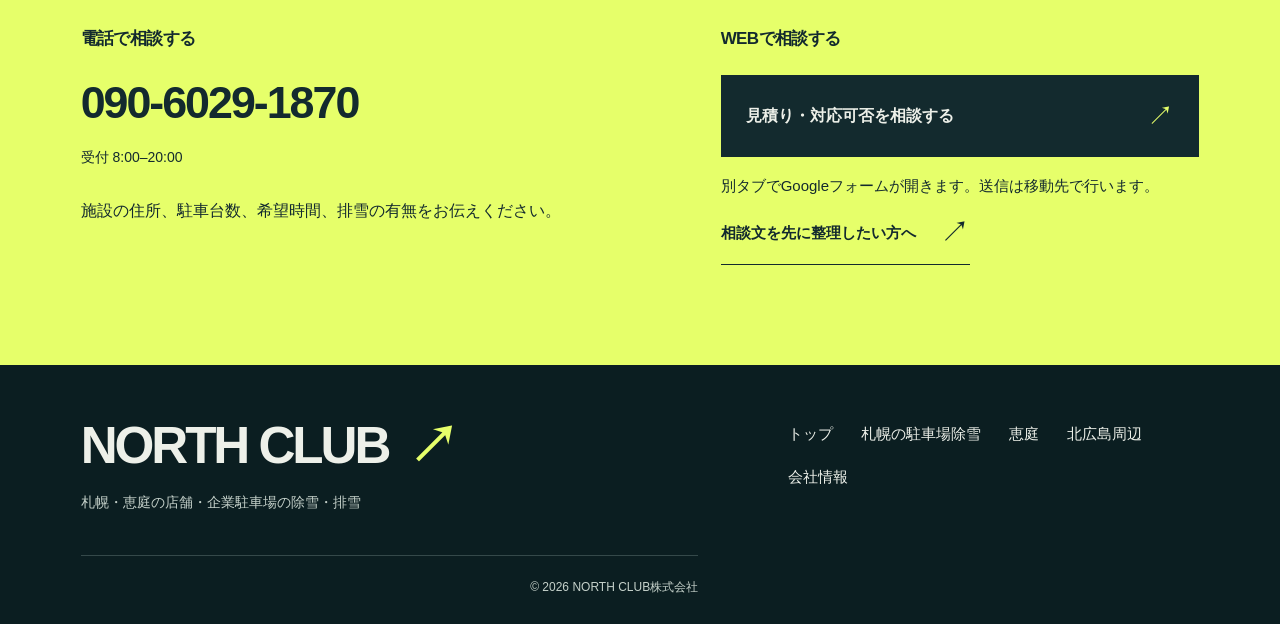
<file: kitahiroshima.html>
<!doctype html>
<html lang="ja"><head><meta charset="utf-8"><meta name="viewport" content="width=device-width,initial-scale=1"><meta name="color-scheme" content="light"><title>北広島周辺の除雪・排雪のご相談 | NORTH CLUB</title><meta name="description" content="北広島周辺で除雪・排雪をご検討の方は、施設の住所と必要な作業をお知らせください。札幌・恵庭を拠点に、場所・作業条件に応じて対応可否を確認します。"><link rel="stylesheet" href="style.css"><link rel="stylesheet" href="content.css"><script src="content.js" defer></script>
  <meta name="robots" content="index,follow">
  <link rel="canonical" href="https://www.northclub-josetsu.jp/kitahiroshima.html">
  <meta property="og:type" content="website">
  <meta property="og:locale" content="ja_JP">
  <meta property="og:title" content="北広島周辺の除雪・排雪のご相談 | NORTH CLUB">
  <meta property="og:description" content="北広島周辺で除雪・排雪をご検討の方は、施設の住所と必要な作業をお知らせください。札幌・恵庭を拠点に、場所・作業条件に応じて対応可否を確認します。">
  <meta property="og:url" content="https://www.northclub-josetsu.jp/kitahiroshima.html">
  <meta property="og:image" content="https://www.northclub-josetsu.jp/assets/hero-snow-removal.png">
  <meta name="twitter:card" content="summary_large_image">
</head>
<body class="region-page"><a class="skip" href="#region-work">作業のご案内へ</a><header class="region-header"><a href="./" aria-label="NORTH CLUB トップへ"><img src="assets/north-club-symbol.png" width="1120" height="430" alt="NORTH CLUB"></a><a href="./">冬を、ひらく。 <span aria-hidden="true">↗</span></a></header>
<main><section class="region-hero" aria-labelledby="region-title"><div class="chapter-label"><span>NORTH CLUB / KITAHIROSHIMA</span><span>地域別のご相談</span></div><h1 class="region-title long-title" id="region-title"><span>北広島</span><i class="region-arrow" aria-hidden="true">↗</i></h1><p class="region-subtitle">まずは、対応可否から。</p><p class="region-lead">北広島周辺で除雪・排雪をご検討の方は、施設の住所と必要な作業をお知らせください。札幌・恵庭を拠点に、場所・作業条件に応じて対応可否を確認します。</p><a class="line-link" href="#region-contact">この場所の対応可否を相談 <span aria-hidden="true">↗</span></a></section>
<nav class="chapter-nav" aria-label="地域ページのご案内"><div class="chapter-links"><a href="#region-work">作業内容</a><a href="#region-details">契約・条件</a><a href="./#price">料金目安</a></div><a class="nav-contact" href="#region-contact">ご相談 <span aria-hidden="true">↗</span></a></nav>
<section class="chapter region-service" id="region-work" aria-labelledby="region-work-title"><div class="chapter-label"><span>OUR WORK</span><span>ご相談いただける作業</span></div><h2 id="region-work-title">除雪・排雪サービス</h2><dl><div><dt>除雪</dt><dd><p>除雪は、駐車場や通路の雪を敷地内の雪置き場へ寄せる作業です。</p><p>確認すること：作業範囲・雪置き場・希望時間</p></dd></div><div><dt>排雪</dt><dd><p>排雪は、たまった雪を敷地の外へ運ぶ作業です。雪の量に応じて除雪と組み合わせます。</p><p>確認すること：雪の量・積込場所・進入経路・運搬範囲・費用</p></dd></div><div><dt>狭い通路の除雪</dt><dd><p>敷地内の出入口・搬入口・狭い通路では、小型機材や手押しによる除雪をご相談いただけます。現地を確認して対応可否をご案内します。</p><p>確認すること：通路の幅・進入経路・作業範囲</p></dd></div></dl></section>
<section class="chapter region-details" id="region-details" aria-labelledby="region-details-title"><div class="chapter-label"><span>BEFORE WE START</span><span>契約と現地条件</span></div><h2 id="region-details-title">ひと冬も。<br>今回の作業も。</h2><div class="region-info"><div><h3>必要な作業に合わせて。</h3><p>冬季の定期的な除雪はシーズン契約、単発の作業はスポットのご相談を承ります。期間・回数・出動基準・追加費用、排雪を含む範囲は契約前に確認します。</p><p>面積・積雪・希望時間・排雪の有無で費用は変わります。正式な料金は現地確認後にご案内します。</p><a class="line-link" href="./#price">既存掲載の料金目安を見る <span aria-hidden="true">↗</span></a><a class="line-link" href="./#flow">相談の流れ・よくある質問 <span aria-hidden="true">↗</span></a></div><div><h3>北広島でのご相談に。</h3><p>地域全域での対応や、希望日時の作業をお約束するものではありません。住所・希望時間・作業範囲・排雪の有無を伺い、現地条件を確認してご案内します。</p><p>分からない項目は、そのままご相談いただけます。現在の状況を伺い、対応可否と必要な作業を確認します。</p><p class="contract-kicker">ご相談窓口</p><p>札幌・恵庭の営業所でご相談を承ります。</p><a class="line-link" href="./#company">会社情報・営業所を見る <span aria-hidden="true">↗</span></a></div></div></section>
<section class="chapter inquiry-chapter region-contact" id="region-contact" aria-labelledby="region-contact-title"><div class="chapter-label"><span>OPEN A CONVERSATION</span><span>無料見積り・お問い合わせ</span></div><h2 id="region-contact-title">北広島のこの場所を、<br>相談する。</h2><div class="contact-options"><div class="phone-choice"><h3>電話で相談する</h3><a href="tel:090-6029-1870" class="phone-number">090-6029-1870</a><p class="reception">受付 8:00–20:00</p><p>施設の住所、駐車台数、希望時間、排雪の有無をお伝えください。</p></div><div class="web-choice"><h3>WEBで相談する</h3><a class="solid-link" href="https://docs.google.com/forms/d/e/1FAIpQLSclakPQUAX9IYzU1jLDFItpHDh0Rm_67c3EZo39aQZKKmmxbA/viewform" target="_blank" rel="noopener noreferrer">見積り・対応可否を相談する <span aria-hidden="true">↗</span></a><p class="fine-print">別タブでGoogleフォームが開きます。送信は移動先で行います。</p><a class="line-link" data-draft-link hidden href="./#contact">相談文を先に整理したい方へ <span aria-hidden="true">↗</span></a></div></div></section></main>
<footer class="content-footer"><div><a href="./" class="footer-name">NORTH CLUB<span aria-hidden="true">↗</span></a><p>札幌・恵庭の店舗・企業駐車場の除雪・排雪</p></div><nav aria-label="フッターナビゲーション"><a href="./">トップ</a><a href="./">札幌の駐車場除雪</a><a href="eniwa.html">恵庭</a><a href="kitahiroshima.html">北広島周辺</a><a href="./#company">会社情報</a></nav><small>© 2026 NORTH CLUB株式会社</small></footer></body></html>
</file>
<file: style.css>
@charset "UTF-8";
:root{--paper:#edf0e9;--ink:#132a2e;--night:#11272b;--signal:#e6ff6a;--line:rgba(237,240,233,.23);--sans:"Noto Sans JP","Yu Gothic",Meiryo,sans-serif;--display:Arial,Helvetica,sans-serif;--open:0;--shift:0px;--title-opacity:1;--reveal-opacity:0;--photo-scale:1.08;--cut-top:53%;--cut-bottom:14%}
*{box-sizing:border-box}html{scroll-behavior:smooth;scroll-padding-top:24px}body{margin:0;background:var(--paper);color:var(--ink);font-family:var(--sans);-webkit-font-smoothing:antialiased}a{color:inherit;text-decoration:none}button{font:inherit}button,a{-webkit-tap-highlight-color:transparent}button:focus-visible,a:focus-visible{outline:3px solid #627700;outline-offset:7px}.skip{position:fixed;top:0;left:16px;z-index:100;transform:translateY(-130%);padding:15px;background:var(--signal);color:var(--ink)}.skip:focus{transform:none}
.header{height:108px;padding:20px 4.4%;display:flex;align-items:center;gap:28px;position:absolute;top:0;left:0;width:100%;z-index:8}.brand{width:166px;flex-shrink:0;mix-blend-mode:multiply}.brand img{display:block;width:100%;height:auto}.header-caption{font-size:12px;font-weight:500;line-height:1.8;margin:0;padding-left:25px;border-left:1px solid #132a2e40}.header-caption strong{font-weight:700}.header-actions{margin-left:auto;display:flex;gap:24px;align-items:center}.header-link{font-size:13px;font-weight:700;background:var(--signal);padding:17px 22px}.header-link span{font-size:20px;margin-left:24px}.motion-toggle{border:0;background:var(--paper);display:flex;align-items:center;gap:8px;padding:10px;cursor:pointer;font-size:11px}.motion-icon{font-family:Arial;font-size:18px}.motion-label{letter-spacing:.03em}
.opening{height:160svh;min-height:1120px}.opening-stage{height:100svh;min-height:700px;position:sticky;top:0;overflow:hidden;isolation:isolate}.photo-plane{position:absolute;inset:0;clip-path:polygon(var(--cut-top) 0,100% 0,100% 100%,var(--cut-bottom) 100%);will-change:clip-path;background:#7396a0}.hero-image{width:100%;height:100%;object-fit:cover;object-position:50% 70%;transform:scale(var(--photo-scale));will-change:transform}.photo-shade{position:absolute;inset:0;background:linear-gradient(180deg,transparent 30%,#102a2b05 40%,#10232675 100%)}
.opening-index{position:absolute;top:146px;left:4.4%;right:4.4%;display:flex;justify-content:space-between;font:600 11px/1 var(--display);letter-spacing:.13em}.opening-index span:nth-child(2){color:#142c2e;background:#edf0e9c9;padding:8px 10px;margin-top:-8px}
h1{margin:0;position:absolute;inset:23% 0 auto;font-weight:850;letter-spacing:-.09em;line-height:1.13;font-size:clamp(100px,12.2vw,205px);transform:translateY(var(--shift));opacity:var(--title-opacity);will-change:transform,opacity}h1>span{display:block;width:max-content}.title-before{margin-left:6.3%}.title-open{color:var(--paper);margin:2.6% 0 0 30%;text-shadow:0 3px 28px #10232635}.title-dot{color:var(--signal);margin-left:-.15em}
.opening-copy{position:absolute;left:4.4%;bottom:15.7%;opacity:var(--title-opacity);transform:translateY(var(--shift));will-change:transform,opacity}.eyebrow{font-size:12px;letter-spacing:.06em;font-weight:600}.opening-copy .eyebrow{font-size:11px}.opening-copy .opening-caption>p:nth-child(2){font-size:17px;line-height:1.9;font-weight:500;margin:17px 0 27px}.opening-link{display:flex;width:max-content;align-items:center;gap:38px;font-size:13px;font-weight:650}.arrow-disc{background:var(--signal);width:55px;height:55px;display:grid;place-items:center;border-radius:50%;font:32px/1 Arial;transition:transform .25s}.opening-link:hover .arrow-disc{transform:rotate(45deg)}
.photo-note{position:absolute;right:4.4%;bottom:12.5%;font-size:11px;line-height:1.7;color:#fff;padding-left:12px;border-left:2px solid var(--signal);text-shadow:0 1px 4px #0008}.opening-bottom{position:absolute;bottom:4.5%;left:4.4%;right:4.4%;display:flex;justify-content:space-between;align-items:end}.opening-bottom>span:first-child{font:900 clamp(21px,3.3vw,52px)/1 var(--display);letter-spacing:-.06em;opacity:var(--title-opacity)}.scroll-label{color:#fff;font:11px/1 var(--display);letter-spacing:.15em;display:flex;align-items:center;gap:22px}.scroll-label i{font-style:normal;font-size:27px}.opening-reveal{position:absolute;left:6%;top:42%;color:var(--paper);font-size:clamp(45px,7vw,106px);font-weight:800;letter-spacing:-.05em;line-height:1.4;opacity:var(--reveal-opacity);transform:translateY(calc(35px * (1 - var(--reveal-opacity))));pointer-events:none;text-shadow:0 4px 35px #10232688}.opening-reveal span{display:block}.opening-reveal span:last-child{margin-left:14vw}.progress-track{position:absolute;bottom:0;left:0;right:0;height:4px;background:#edf0e930}.progress-track i{height:100%;display:block;background:var(--signal);transform-origin:left;transform:scaleX(var(--open));will-change:transform}
.services{position:relative;background:var(--night);color:var(--paper);padding:90px 4.4% 0;overflow:hidden}.services:before{content:"";position:absolute;top:0;right:15%;width:110px;height:160px;border-right:1px solid var(--signal);transform:skewX(-31deg);opacity:.65}.section-top{display:grid;grid-template-columns:1fr 1.5fr 1fr;align-items:start;gap:30px;margin-bottom:90px;position:relative}.section-top .eyebrow{margin:8px 0;font:11px/1.6 var(--display);letter-spacing:.1em}.tiny-cross{color:var(--signal);font-size:23px;vertical-align:-2px;margin-right:13px}.section-top h2{font-size:clamp(29px,3.15vw,48px);font-weight:650;line-height:1.5;letter-spacing:-.04em;margin:0}.section-intro{font-size:14px;line-height:2.1;margin:12px 0 0;color:#c5d0cd}
.work{position:relative;padding:36px 0 46px;border-top:1px solid var(--line);display:grid;grid-template-columns:120px 1fr 300px;gap:30px;align-items:center}.work-meta{align-self:start;display:flex;gap:18px;align-items:baseline;margin-top:10px}.work-number{font:14px var(--display);color:var(--signal)}.work-meta p{font-size:14px;margin:0;white-space:nowrap}.work-meta p span{display:block;font:9px var(--display);letter-spacing:.08em;color:#90aaa5;margin-top:9px}.work h3{font-size:clamp(80px,10vw,150px);font-weight:800;letter-spacing:-.09em;line-height:1.15;margin:0;white-space:nowrap}.work h3>span{color:var(--signal);margin-left:-.12em}.work-description{padding:0 0 0 30px}.work-description>p{font-size:14px;line-height:2;margin:6px 0 0;color:#b4c7c2}.work-description>p:first-of-type{font-size:17px;font-weight:600;color:var(--paper)}.direction{height:46px;display:flex;align-items:center;margin-bottom:20px}.direction i{width:52%;height:1px;background:#a4b8b1;display:block}.direction b{font:52px/.8 Arial;color:var(--signal);display:block;transform:translateX(var(--arrow-travel,0px));transition:transform .15s linear}.work-haul{margin-left:12%;grid-template-columns:120px 1fr;gap:30px;padding-bottom:70px}.work-haul h3{font-size:clamp(80px,10vw,150px);color:var(--signal)}.work-haul .work-description{grid-column:2;display:grid;grid-template-columns:140px 1fr;column-gap:25px;padding:14px 0 0;max-width:630px}.work-haul .direction{grid-row:span 2;margin:0;height:90px}.work-haul .work-description>p{margin:0}.work-haul .direction i{width:55%}.work-haul .direction b{transform:translate(var(--arrow-travel,0px),calc(var(--arrow-travel,0px) * -1))}
.section-end{border-top:1px solid var(--line);padding:32px 0 55px;display:flex;align-items:center;justify-content:space-between}.section-end p{font-size:20px;line-height:1.7;margin:0;font-weight:500}.section-end p span{font-size:13px;color:#b4c7c2;font-weight:400}.section-end a{font:10px var(--display);letter-spacing:.1em;display:flex;align-items:center;gap:25px}.section-end a span{font-size:28px;border:1px solid #78928a;border-radius:50%;width:56px;height:56px;display:grid;place-items:center;transition:background .2s}.section-end a:hover span{background:#2c484c}.wordmark{font:900 clamp(40px,14.8vw,250px)/.82 var(--display);letter-spacing:-.085em;white-space:nowrap;padding:0 0 10px;margin-left:-.6vw;color:#294249}.wordmark span{color:var(--signal);font-size:.65em;display:inline-block;vertical-align:9%;margin-left:2%}.prototype-note{background:#0b1e21;color:#8ca39f;display:flex;justify-content:space-between;padding:16px 4.4%;font-size:11px;gap:10px}.prototype-note p{margin:0}
.motion-off{scroll-behavior:auto}.motion-off .opening{height:100svh;min-height:700px}.motion-off .opening-stage{position:relative}.motion-off .progress-track{display:none}.motion-off .opening-reveal{display:none}.motion-off .direction b{transition:none}.motion-off .arrow-disc{transition:none}
@media(min-width:1800px){.opening-stage{max-height:1200px}.opening{height:1700px}h1{top:24%}.opening-copy{bottom:16%}.services{padding-left:7%;padding-right:7%}}
@media(max-width:1100px) and (min-width:701px){.header-caption{display:none}.opening-copy{bottom:14%}.opening-copy .opening-caption>p:nth-child(2){font-size:14px}.opening-copy .eyebrow{font-size:10px}h1{top:28%;font-size:13vw}.title-open{margin-left:29%;margin-top:5%}.section-top{grid-template-columns:1fr 2fr}.section-intro{grid-column:2}.work{grid-template-columns:86px 1fr;gap:20px}.work h3{font-size:12vw}.work-description{grid-column:2;padding:0;display:block}.direction{display:none}.work-haul{margin-left:5%}.work-haul h3{font-size:11vw}.work-haul .work-description{grid-column:2;display:block}.work-haul .direction{display:none}}
@media(max-width:700px){:root{--cut-top:100%;--cut-bottom:0%}.header{height:83px;padding:14px 6%;gap:16px}.brand{width:126px}.header-caption{display:none}.header-actions{gap:12px}.header-link{font-size:11px;padding:11px 12px}.header-link span{margin-left:7px;font-size:16px}.motion-toggle{font-size:10px;padding:8px}.motion-label{display:none}.motion-icon{font-size:18px}.opening{height:145svh;min-height:1060px}.opening-stage{height:100svh;min-height:730px}.photo-plane{top:18%;clip-path:polygon(var(--cut-top) 0,100% 0,100% 100%,var(--cut-bottom) 100%,0 84%);background:#98b0b6}.hero-image{object-position:61% 67%;transform:scale(var(--photo-scale));height:100%;width:100%}.photo-shade{background:linear-gradient(180deg,transparent 15%,#132a2e0d 33%,#132a2eaa 100%)}.opening-index{left:6%;right:6%;top:108px;font-size:9px;letter-spacing:.06em}.opening-index span:nth-child(2){background:none;padding:0;margin:0;font-size:8px}h1{top:21%;font-size:clamp(64px,18.6vw,130px);line-height:1.15;letter-spacing:-.09em}.title-before{margin-left:6%}.title-open{margin-left:15%;margin-top:10%;text-shadow:0 3px 25px #132a2e66}.opening-copy{left:6%;bottom:15%;color:var(--paper);text-shadow:0 1px 8px #10232650}.opening-copy .eyebrow{font-size:11px}.opening-copy .opening-caption>p:nth-child(2){font-size:15px;line-height:1.85;margin:11px 0 20px}.opening-link{font-size:12px;gap:24px}.arrow-disc{width:44px;height:44px;font-size:26px;color:var(--ink);text-shadow:none}.photo-note{bottom:6%;right:6%;font-size:9px;max-width:160px;padding-left:8px}.opening-bottom{bottom:5%;left:6%;right:6%}.opening-bottom>span:first-child{font-size:19px;max-width:128px;line-height:1.05;color:var(--paper)}.scroll-label{position:absolute;right:0;bottom:58px;font-size:8px;letter-spacing:.04em;gap:10px;writing-mode:vertical-rl}.scroll-label i{font-size:20px}.opening-reveal{left:6%;top:40%;font-size:10vw;line-height:1.6}.opening-reveal span:last-child{margin-left:8vw}.progress-track{height:3px}.services{padding:58px 6% 0}.services:before{right:16%;height:95px;width:35px}.section-top{display:block;margin-bottom:45px}.section-top .eyebrow{font-size:10px;margin:0 0 27px}.section-top h2{font-size:31px;line-height:1.5}.section-intro{font-size:13px;line-height:1.9;margin:23px 0 0 20%;max-width:270px}.work{display:block;padding:27px 0 32px}.work-meta{margin:0 0 22px;gap:15px;align-items:center}.work-number{font-size:11px}.work-meta p{font-size:12px;display:flex;align-items:center;gap:12px}.work-meta p span{font-size:8px;margin:0;letter-spacing:.12em}.work h3{font-size:clamp(60px,20vw,130px);line-height:1.1;letter-spacing:-.08em;margin-left:-3px}.work-description{padding:22px 0 0 20%;position:relative}.work-description>p{font-size:13px;line-height:1.9;margin:7px 0 0}.work-description>p:first-of-type{font-size:15px}.direction{position:absolute;left:0;top:27px;width:46px;height:30px;margin:0}.direction i{width:15px}.direction b{font-size:32px}.work-haul{margin-left:0;padding-bottom:40px}.work-haul h3{font-size:clamp(54px,17.5vw,105px);text-align:right;margin-right:-4px}.work-haul .work-description{display:block;padding:22px 0 0 20%}.work-haul .work-description>p{margin:7px 0 0}.work-haul .direction{height:32px;width:46px;top:29px}.work-haul .direction i{width:15px}.section-end{display:block;padding:27px 0 43px}.section-end p{font-size:16px}.section-end p span{font-size:11px;display:block;margin-top:10px}.section-end a{width:max-content;margin:28px 0 0 auto;font-size:9px;gap:18px}.section-end a span{width:43px;height:43px;font-size:22px}.wordmark{font-size:14.7vw;line-height:.85;margin-left:-1px;padding-bottom:10px;letter-spacing:-.08em}.wordmark span{margin-left:1%;vertical-align:8%}.prototype-note{display:block;padding:16px 6%;font-size:10px;line-height:1.8}.motion-off .opening{height:100svh;min-height:730px}}
@media(max-height:650px) and (min-width:701px){.opening{height:1140px}.opening-stage{height:760px;position:relative}h1{font-size:11vw}.opening-copy{bottom:16%}}
@media(prefers-reduced-motion:reduce){html{scroll-behavior:auto}*,*:before,*:after{animation:none!important;transition:none!important}.opening{height:100svh;min-height:700px}.opening-stage{position:relative}.opening-reveal,.progress-track{display:none}@media(max-width:700px){.opening{min-height:730px}}}
@media(max-width:700px){:root{--cut-top:55%}.photo-plane{clip-path:polygon(var(--cut-top) 0,100% 0,100% 100%,0 100%,0 40%)}.photo-shade{background:linear-gradient(180deg,#132a2e05 0%,#132a2e44 30%,#132a2e99 100%)}.title-open{margin-top:18%;text-shadow:none}.opening-copy{text-shadow:none}.opening-bottom>span:first-child{font-size:18px}}
.opening{height:100svh;min-height:700px}.motion-ready:not(.motion-off) .opening{height:160svh;min-height:1120px}.section-intro,.work-description>p{font-size:16px}.work-description>p:first-of-type{font-size:18px}.photo-note{font-size:13px}.opening-copy .eyebrow{font-size:13px}.section-end p span{font-size:15px}
@media(max-width:700px){.opening{height:100svh;min-height:730px}.motion-ready:not(.motion-off) .opening{height:145svh;min-height:1060px}.opening-copy{bottom:19.5%}.opening-copy .eyebrow{font-size:12px}.opening-copy .opening-caption>p:nth-child(2){font-size:16px;line-height:1.8}.photo-note{font-size:11px;bottom:8.3%;left:6%;right:auto;max-width:none;border-left-width:1px}.opening-bottom{bottom:4%}.opening-bottom>span:first-child{max-width:none;font-size:18px}.scroll-label{writing-mode:horizontal-tb;bottom:0;right:0;font-size:0}.scroll-label i{font-size:25px}.section-intro{font-size:16px;margin-left:10%;line-height:1.9;max-width:none}.work-description,.work-haul .work-description{padding-left:17%}.work-description>p{font-size:16px;line-height:1.8}.work-description>p:first-of-type{font-size:16px}.section-end p span{font-size:14px;line-height:1.8}}
@media(max-height:650px) and (min-width:701px){.motion-ready:not(.motion-off) .opening{height:760px;min-height:760px}}
.header-link{white-space:nowrap}.hero-image{position:absolute;left:0;bottom:0;height:119%;transform-origin:50% 80%}.photo-shade{background:radial-gradient(ellipse at 28% 58%,#10232645,transparent 60%),linear-gradient(180deg,transparent 20%,#10232615 45%,#10232675 100%)}
@media(max-width:700px){.photo-plane{top:var(--photo-top,18%)}.hero-image{height:119%;object-position:61% 80%}.photo-shade{background:linear-gradient(180deg,#132a2e10 0%,#132a2e55 40%,#132a2ea6 100%)}.opening-reveal{top:39%;text-shadow:0 2px 18px #10232666}.opening-index span:nth-child(2){background:#edf0e9b8;padding:4px 5px;margin-top:-4px}}
@media(max-width:360px){.brand{width:105px}.header{gap:8px}.header-actions{gap:8px}.header-link{padding:12px 10px;font-size:10px}.header-link span{margin-left:5px}.motion-toggle{padding:6px}}
[hidden]{display:none!important}.motion-toggle{min-width:40px;min-height:40px}
.opening-caption{display:contents}
@media(prefers-reduced-motion:reduce){html.motion-ready .opening{height:100svh;min-height:700px}html .opening-stage{position:relative}@media(max-width:700px){html.motion-ready .opening{min-height:730px}}}
.title-open{margin-left:34%;text-shadow:none}.opening-reveal{left:14%;transition:opacity .18s ease,transform .18s ease}h1,.opening-copy,.opening-bottom>span:first-child{transition:opacity .18s ease,transform .18s ease}.motion-off h1,.motion-off .opening-copy,.motion-off .opening-reveal,.motion-off .opening-bottom>span:first-child{transition:none}
@media(min-width:701px) and (max-width:1100px){.title-open{margin-left:36%}}
@media(max-width:700px){.title-open{margin-left:15%}.opening-reveal{left:6%}.services{padding-top:42px}.section-top{margin-bottom:30px}.section-top .eyebrow{margin-bottom:20px}.section-top h2{font-size:29px;line-height:1.4}.section-intro{margin-top:16px;line-height:1.8}.section-intro br{display:none}.work{padding-top:24px;padding-bottom:28px}.work-meta{margin-bottom:17px}.work-description,.work-haul .work-description{padding-top:18px}}
@media(min-width:701px) and (max-width:1100px){.opening-caption{display:flow-root;width:max-content;max-width:calc(100vw - 70px);margin:0 0 22px -12px;padding:10px 12px;background:var(--paper);color:var(--ink)}.opening-copy .opening-caption>.eyebrow{margin:0 0 12px}.opening-copy .opening-caption>p:nth-child(2){margin:0;font-size:16px;line-height:1.8}}
/* User-requested short opening: only 72px of extra scroll, independent of viewport height. */
.opening{--opening-stage-height:max(700px,100svh);height:var(--opening-stage-height);min-height:0}
.motion-ready:not(.motion-off) .opening{height:calc(var(--opening-stage-height) + 72px);min-height:0}
.motion-off .opening{height:var(--opening-stage-height);min-height:0}
@media(max-width:700px){.opening{--opening-stage-height:max(730px,100svh)}}
@media(min-width:1800px){.opening{--opening-stage-height:clamp(700px,100svh,1200px)}}
/* The existing short-landscape composition is naturally scrolling, with no pin or hidden spacer. */
@media(max-height:650px) and (min-width:701px){.opening{--opening-stage-height:760px}.motion-ready:not(.motion-off) .opening{height:var(--opening-stage-height);min-height:0}}
@media(prefers-reduced-motion:reduce){.opening,html.motion-ready .opening,.motion-ready:not(.motion-off) .opening{height:var(--opening-stage-height);min-height:0}}
/* User-requested larger brand. Preserve original image pixels and aspect ratio. */
.header{height:136px;padding-top:18px;padding-bottom:18px}
.brand{width:260px}
.header-caption{display:block;font-size:14px;line-height:1.7}
@media(max-width:700px){
 .header{height:auto;padding:14px 6%;display:grid;grid-template-columns:max-content 1fr;grid-template-rows:auto auto;gap:8px 12px}
 .brand{width:clamp(156px,46vw,198px);grid-column:1;grid-row:1 / 3}
 .header-caption{grid-column:2;grid-row:1;justify-self:end;border:0;padding:0;font-size:12px;line-height:1.6}
 .header-actions{grid-column:2;grid-row:2;justify-self:end;margin-left:0}
 .header-link{font-size:11px;padding:10px 12px}
 .header-link span{margin-left:5px;font-size:16px}
 .opening-index{top:132px}
}
@media(max-width:360px){.header-link{font-size:10px;padding:10px 8px}}

/* Opening: move the service link and emphasize the existing regional caption. */
.header-caption{display:block;margin:0 0 0 auto;padding:10px 18px;border:0;border-left:5px solid var(--signal);background:rgba(237,240,233,.97);color:var(--ink);font-size:clamp(26px,2.6vw,42px);font-weight:800;line-height:1.12;white-space:nowrap;text-align:left;box-shadow:0 5px 20px #10232624}
.header-caption strong{font-size:1.12em}
.opening-bottom{z-index:5;justify-content:flex-end;bottom:max(4.5%,calc(100% - 95.5svh))}
.opening-bottom .header-link{display:flex;align-items:center;justify-content:space-between;gap:14px;min-height:44px;padding:14px 18px;font-size:clamp(13px,1vw,16px);line-height:1.35}
.opening-bottom .header-link span{margin-left:0}
@media(max-width:700px){
  .header{display:flex;align-items:center;gap:8px}
  .header-caption{margin-left:auto;padding:6px 4px 6px 6px;border-left-width:4px;font-size:clamp(17px,5.3vw,25px);line-height:1.14}
  .opening-bottom{bottom:max(4%,calc(100% - 96svh))}
  .opening-bottom .header-link{padding:13px 15px}
}

.header-info{position:relative;flex:none;margin-left:auto}.header-info .header-caption{margin:0}
.deadline-card{position:absolute;top:calc(100% + 8px);right:0;display:grid;gap:5px;width:max-content;padding:12px 16px;background:#102a2e;color:var(--paper);box-shadow:0 5px 20px #10232624;line-height:1.3;white-space:nowrap}.deadline-line{display:flex;align-items:baseline;gap:10px}.deadline-title{font-size:13px;font-weight:700}.deadline-date{font-size:18px;color:var(--signal)}.deadline-message{margin:0;font-size:13px;font-weight:700}
@media(max-width:700px){.deadline-card{top:calc(100% + 6px);gap:3px;padding:7px 9px}.deadline-line{gap:6px}.deadline-title{font-size:12px}.deadline-date{font-size:15px}.deadline-message{font-size:13px}}
</file>
<file: content.css>
@charset "UTF-8";
/* Added chapters are scoped here. The adopted opening, services, style.css and motion.js are preserved. */
.chapter-nav{position:sticky;top:0;z-index:20;display:flex;align-items:center;gap:32px;padding:0 4.4%;min-height:74px;background:var(--paper);border-bottom:1px solid #132a2e35;font-size:14px;font-weight:600}.chapter-nav a{padding:25px 0;white-space:nowrap}.chapter-nav .nav-contact{margin-left:auto;padding:13px 24px;background:var(--ink);color:var(--signal)}.nav-contact span{margin-left:28px}.chapter-nav a:hover{text-decoration:underline;text-underline-offset:5px}
.chapter{padding:92px 6.3% 100px;scroll-margin-top:74px}.chapter p{line-height:1.9}.chapter-label{display:flex;justify-content:space-between;gap:20px;font:600 12px/1.6 var(--display);letter-spacing:.08em;margin:0 0 64px}.chapter-label>span:last-child{font:500 13px/1.6 var(--sans);letter-spacing:.04em}.chapter h2{font-size:clamp(40px,6.2vw,100px);line-height:1.35;letter-spacing:-.065em;margin:0;font-weight:800}.chapter h3{font-size:25px;letter-spacing:-.035em;line-height:1.5;margin:0 0 20px}.chapter p{font-size:16px}.chapter .fine-print{font-size:15px;line-height:1.9}.line-link{display:flex;align-items:center;justify-content:space-between;gap:24px;width:fit-content;max-width:100%;border-bottom:1px solid currentColor;padding:17px 0;font-size:15px;font-weight:650;line-height:1.7}.line-link span{font:30px/1 Arial;flex:none;transition:transform .2s}.line-link:hover span{transform:translate(3px,-3px)}.chapter :is(a,button,input,textarea,summary):focus-visible,.content-footer a:focus-visible,.chapter-nav a:focus-visible{outline:3px solid #737f12;outline-offset:5px}.chapter input:focus-visible,.chapter textarea:focus-visible{outline-offset:2px}.chapter :is(p,dd,td,th){overflow-wrap:anywhere}
.detail-chapter{position:relative;overflow:hidden}.finish-heading{display:grid;grid-template-columns:1.8fr 1fr;gap:6%;align-items:end}.finish-heading h2 span{margin-left:12%}.finish-heading>p{margin:0 0 8px}.finish-places{display:flex;align-items:center;gap:5%;justify-content:flex-end;font-weight:750;font-size:clamp(23px,4.3vw,70px);letter-spacing:-.06em;margin:88px -1% 65px}.finish-places i{font-size:1.6em;font-weight:300;color:#70877c;font-style:normal;line-height:.7}.site-check{border-top:1px solid #132a2e50;display:grid;grid-template-columns:1fr 2fr;gap:8%;padding-top:25px}.side-heading{font-weight:650;margin:5px 0}.site-check dl{margin:0}.site-check dl>div{display:grid;grid-template-columns:80px 1fr;gap:30px;padding:17px 0;border-bottom:1px solid #132a2e28;font-size:16px;line-height:1.8}.site-check dt{font-weight:700}.site-check dd{margin:0}.detail-chapter>.line-link{margin:28px 0 0 auto}
.contract-chapter{background:var(--signal);position:relative;overflow:hidden;padding-bottom:68px}.contract-chapter>h2{position:relative;z-index:1}.contract-chapter>h2>span{display:inline-block;margin-left:18%}.contract-season{display:grid;grid-template-columns:1fr 1fr;gap:5%;align-items:center;margin-top:86px;padding-bottom:70px;border-bottom:1px solid #132a2e55}.contract-english{font:900 clamp(65px,10.8vw,170px)/.85 var(--display);letter-spacing:-.075em;color:#6b7e2c;display:block;overflow-wrap:normal}.contract-copy{position:relative}.contract-kicker{font-size:13px!important;margin:0 0 13px!important;letter-spacing:.04em}.contract-copy h3{font-size:clamp(26px,3.3vw,48px);margin:0 0 25px}.contract-copy>p:not(.contract-kicker){margin:0 0 21px}.contract-spot{display:grid;grid-template-columns:1fr 1fr;gap:5%;align-items:center;margin-top:60px}.contract-spot .contract-copy{padding-left:15%}.contract-spot .contract-english{text-align:right;font-size:clamp(75px,14vw,205px);color:var(--ink)}.contract-note{font-size:15px!important;margin:58px 0 0;border-top:1px solid #132a2e55;padding-top:24px}
.price-chapter{background:#f5f5ef}.price-heading{display:grid;grid-template-columns:1.65fr 1fr;gap:7%;align-items:end}.price-heading h2{font-size:clamp(38px,5.4vw,84px)}.price-heading>p{margin:0 0 5px}.cost-ledger{border-collapse:collapse;width:100%;margin-top:70px;table-layout:fixed}.cost-ledger caption{text-align:left;font-size:13px;font-weight:600;padding:0 0 16px}.cost-ledger thead{border-block:1px solid #132a2e}.cost-ledger thead th{font-weight:500;font-size:13px;text-align:left;padding:14px 0}.cost-ledger thead th:first-child{width:45%}.cost-ledger thead th:last-child{text-align:right}.cost-ledger tbody tr{border-bottom:1px solid #132a2e35}.cost-ledger tbody th{text-align:left;font-size:20px;line-height:1.6;padding:34px 24px 34px 0;font-weight:600}.cost-ledger tbody th>span{display:inline-block;vertical-align:middle}.cost-ledger .ledger-no{font:12px/1 var(--display);width:60px;color:#50675e}.cost-ledger small{display:block;font-size:13px;font-weight:500;margin-top:5px}.cost-ledger td{text-align:right;padding:28px 0}.cost-ledger td strong{font-size:clamp(27px,4.2vw,64px);font-weight:650;letter-spacing:-.07em;white-space:nowrap;display:block}.cost-ledger td>span{font-size:14px;display:block;margin-top:7px}.price-foot{display:flex;gap:8%;justify-content:space-between;align-items:start;margin-top:28px}.price-foot>p{margin:0;max-width:550px;flex:1}.price-foot .line-link{margin-top:0;flex-shrink:0}
.area-chapter{background:var(--ink);color:var(--paper);overflow:hidden}.area-chapter .chapter-label>span:first-child{color:var(--signal)}.area-statement{display:grid;grid-template-columns:1fr .7fr 1fr;align-items:center;column-gap:3%;font-size:clamp(100px,17.5vw,270px)!important;line-height:1.15!important;letter-spacing:-.09em!important}.area-statement>span:last-of-type{text-align:right}.area-statement i{font:400 .85em/1 Arial;text-align:center;color:var(--signal)}.area-statement small{grid-column:1/-1;display:block;font-size:clamp(24px,3vw,44px);font-weight:500;letter-spacing:-.03em;margin:35px 0 0 35%}.area-copy{display:grid;grid-template-columns:1fr 1fr;gap:14%;margin:64px 0 72px}.area-copy>p{margin:0 0 0 15%;color:#d1ddd6}.region-links{display:flex;flex-direction:column;align-self:start}.region-links a{font-size:17px;padding:18px 0;border-bottom:1px solid #c4d3c350;display:flex;align-items:center;justify-content:space-between;gap:20px}.region-links a:first-child{border-top:1px solid #c4d3c350}.region-links span{font:24px Arial;color:var(--signal)}.region-links a:hover{color:var(--signal)}.company-line{border-top:1px solid #c4d3c350;padding-top:32px;display:grid;grid-template-columns:1fr 1fr;gap:14%;scroll-margin-top:100px}.company-line h3{font-size:22px;margin:0 0 12px}.company-line p{margin:0;font-size:15px}.company-line dl{margin:0;font-size:16px}.company-line dl>div+div{margin-top:24px}.company-line dt{font-size:13px;color:#bdcfc5;margin-bottom:7px}.company-line dd{margin:0;line-height:1.9}
.flow-chapter>h2>span{display:inline-block;margin-left:10%;font-size:.77em}.process{list-style:none;margin:72px 0 0;padding:0}.process li{display:grid;grid-template-columns:160px 1fr 80px;align-items:center;gap:5%;padding:34px 0;border-top:1px solid #132a2e45}.step-index{font:700 clamp(65px,8.5vw,126px)/1 var(--display);letter-spacing:-.07em;color:#6c8275}.process h3{font-size:25px;margin-bottom:13px}.process p{margin:0;max-width:650px}.step-arrow{font:60px/1 Arial;text-align:right}.faq-layout{display:grid;grid-template-columns:1fr 1.6fr;gap:12%;margin-top:110px;padding-top:75px;border-top:1px solid #132a2e;scroll-margin-top:74px}.faq-heading .chapter-label{margin:0 0 20px;font-size:12px}.faq-heading h2{font-size:clamp(30px,4vw,58px)}.faq-heading>span{font:900 180px/.9 var(--display);letter-spacing:-.09em;display:block;margin-top:38px;color:#70877c}.questions details{border-bottom:1px solid #132a2e50}.questions details:first-child{border-top:1px solid #132a2e50}.questions summary{position:relative;padding:25px 44px 25px 0;font-size:17px;font-weight:650;line-height:1.8;cursor:pointer;list-style:none}.questions summary::-webkit-details-marker{display:none}.questions summary:after{content:"+";position:absolute;right:4px;top:24px;font:26px Arial;font-weight:400}.questions details[open] summary:after{content:"−"}.questions details>p{margin:0;padding:0 35px 26px 0}
.inquiry-chapter{background:var(--signal);overflow:hidden;position:relative}.inquiry-chapter h2{position:relative;font-size:clamp(40px,6.3vw,96px)}.inquiry-chapter h2>span{margin-left:15%}.inquiry-chapter h2>i{font:200 clamp(100px,19vw,260px)/.8 Arial;position:absolute;right:3%;bottom:4%;font-style:normal}.contact-lead{margin:34px 0 65px 15%}.contact-options{display:grid;grid-template-columns:1.15fr 1fr;gap:8%;border-top:1px solid #132a2e70;padding-top:40px}.contact-options h3{font-size:17px;margin:0 0 23px}.phone-number{font:650 clamp(28px,3.5vw,54px)/1.25 var(--display);letter-spacing:-.045em;display:block;width:fit-content}.phone-number:hover{text-decoration:underline;text-underline-offset:8px}.reception{font-size:14px!important;margin:13px 0 25px}.phone-choice>p:last-child{margin-bottom:0}.web-choice>p{margin:0 0 23px}.solid-link,.draft-submit{display:flex;justify-content:space-between;align-items:center;gap:24px;padding:22px 24px;color:var(--paper);background:var(--ink);font-size:16px;font-weight:650;line-height:1.7;border:1px solid var(--ink);cursor:pointer}.solid-link span,.draft-submit span{font:27px Arial;flex:none;color:var(--signal)}.solid-link:hover,.draft-submit:hover{background:#254347}.web-choice>.fine-print{margin:15px 0 0}.inquiry-helper{margin-top:54px;border-top:1px solid #132a2e70;border-bottom:1px solid #132a2e70}.inquiry-helper>summary{display:flex;align-items:center;gap:20px;font-size:18px;font-weight:600;padding:24px 0;cursor:pointer;list-style:none}.inquiry-helper>summary::-webkit-details-marker{display:none}.inquiry-helper>summary:after{content:"+";font:30px Arial;margin-left:auto}.inquiry-helper[open]>summary:after{content:"−"}.helper-optional{font-size:12px;border:1px solid #132a2e80;padding:2px 8px;white-space:nowrap}.helper-body{display:grid;grid-template-columns:1fr 1.25fr;gap:10%;padding:20px 0 34px}.helper-intro h3{font-size:28px}.helper-intro>.fine-print{max-width:310px}.draft-form label{display:block;font-size:15px;font-weight:600;margin-bottom:22px}.draft-form input,.draft-form textarea{display:block;margin-top:10px;border:1px solid #132a2e70;background:#f6f8ec;color:var(--ink);border-radius:0;width:100%;font:400 16px/1.75 var(--sans);padding:13px 14px;resize:vertical}.draft-form input::placeholder,.draft-form textarea::placeholder{color:#58695c;opacity:1}.draft-submit{width:100%;text-align:left}.draft-submit:disabled{cursor:wait;background:#36504c}.draft-status{font-size:15px!important;min-height:0}.draft-status:empty{margin:0}.draft-result{background:#f6f8ec;padding:18px;margin-top:24px}.draft-result summary{cursor:pointer;font-size:15px;line-height:1.7}.draft-result label{margin:20px 0 0}.draft-result textarea{margin-bottom:18px}.draft-result button{font-size:15px;border:1px solid #132a2e;background:var(--paper);padding:13px 18px;cursor:pointer;color:var(--ink)}.manual-form-link{font-size:14px;margin-top:18px}.manual-form-link span{font-size:23px}.content-footer{background:#0b1e21;color:var(--paper);padding:55px 6.3% 28px;display:grid;grid-template-columns:1.5fr 1fr;gap:40px 8%}.footer-name{font:800 clamp(32px,4vw,65px)/1 var(--display);letter-spacing:-.06em;display:block}.footer-name span{color:var(--signal);margin-left:20px}.content-footer p{font-size:14px;line-height:1.8;color:#c5d1ca;margin:18px 0 0}.content-footer nav{display:flex;flex-wrap:wrap;gap:16px 28px;align-content:start;font-size:15px;line-height:1.8}.content-footer nav a:hover{color:var(--signal)}.content-footer .footer-review{font-size:12px;margin:0;border-top:1px solid #b4c7c240;padding-top:23px}.content-footer small{font-size:12px;border-top:1px solid #b4c7c240;padding-top:23px;color:#c5d1ca;text-align:right}
/* Regional pages reuse the adopted palette and typography without inventing local performance. */
.region-header{display:flex;justify-content:space-between;align-items:center;padding:24px 6.3%;gap:30px;border-bottom:1px solid #132a2e35}.region-header img{display:block;width:155px;height:auto}.region-header>a:last-child{font-size:14px;font-weight:600}.region-page .region-hero{padding:65px 6.3% 72px;overflow:hidden;position:relative}.region-hero .chapter-label{margin-bottom:40px}.region-page .region-title{position:static;inset:auto;opacity:1;transform:none;font-size:clamp(80px,16vw,245px);line-height:1.1;letter-spacing:-.09em;margin:0;transition:none}.region-title>span{display:inline;color:var(--ink)}.region-hero .region-arrow{font:400 .9em/1 Arial;color:#7d913b;margin-left:8%}.region-hero .region-subtitle{font-size:clamp(27px,4vw,58px);font-weight:700;margin:28px 0 38px 15%;line-height:1.5;letter-spacing:-.05em}.region-hero .region-lead{font-size:17px;line-height:1.9;max-width:580px;margin-left:auto;margin-right:10%}.region-hero>.line-link{margin:25px 10% 0 auto}.region-service{background:var(--ink);color:var(--paper)}.region-service h2{font-size:clamp(32px,5vw,74px);margin-bottom:50px}.region-service dl{margin:0}.region-service dl>div{display:grid;grid-template-columns:1fr 1.5fr;gap:8%;padding:30px 0;border-top:1px solid #d1ddd650}.region-service dt{font-size:clamp(30px,4.5vw,66px);font-weight:750;letter-spacing:-.05em;color:var(--signal)}.region-service dd{margin:0;line-height:1.9;font-size:16px}.region-service dd>p{margin:0 0 12px}.region-service dd>p:last-child{font-size:15px;color:#c3d3c9;margin:0}.region-details .region-info{display:grid;grid-template-columns:1fr 1fr;gap:10%;margin-top:52px}.region-info h3{font-size:25px}.region-info p{margin:0 0 18px}.region-info .line-link{margin-bottom:20px}.region-page .region-contact h2{font-size:clamp(36px,5.5vw,80px)}.region-contact .contact-options{margin-top:48px}.region-page .chapter-nav{justify-content:space-between}.region-page .chapter-nav a:last-child{margin-left:0}
@media(min-width:1800px){.chapter{padding-left:10%;padding-right:10%}.chapter-nav{padding-inline:10%}.contract-english{font-size:10vw}}
@media(max-width:1100px){.chapter{padding:70px 5% 76px}.chapter-label{margin-bottom:48px}.chapter-nav{gap:22px;padding:0 5%;font-size:13px}.chapter-nav .nav-contact{padding:13px 18px}.nav-contact span{margin-left:15px}.finish-heading{grid-template-columns:1.5fr 1fr;gap:6%}.finish-heading>p br,.contract-copy>p br,.price-heading>p br{display:none}.finish-heading>p{max-width:300px}.finish-places{margin-top:65px}.contract-season,.contract-spot{gap:7%}.contract-spot .contract-copy{padding-left:0}.contract-english{font-size:10vw}.cost-ledger .ledger-no{width:36px}.cost-ledger tbody th{font-size:17px}.price-foot{display:block}.price-foot>p{max-width:720px}.price-foot .line-link{margin:15px 0 0 auto}.area-copy,.company-line{gap:8%}.area-copy>p{margin-left:0}.process li{grid-template-columns:100px 1fr 55px}.faq-layout{gap:7%;grid-template-columns:1fr 1.6fr}.contact-options{gap:6%;grid-template-columns:1fr 1fr}.contact-options br{display:none}.solid-link,.draft-submit{padding:18px;font-size:15px;gap:15px}.phone-number{font-size:3.7vw}.helper-body{gap:7%;grid-template-columns:1fr 1.3fr}.inquiry-chapter h2>i{right:0;font-size:19vw}}
@media(max-width:700px){.chapter-nav{gap:22px;overflow-x:auto;min-height:63px;padding:0 6%;font-size:13px;scrollbar-width:thin}.chapter-nav a{padding:20px 0}.chapter-nav .nav-contact{padding:11px 16px;margin-left:0}.nav-contact span{margin-left:12px}.chapter{padding:48px 6% 56px;scroll-margin-top:63px}.chapter-label{margin-bottom:35px;gap:10px;font-size:10px;letter-spacing:.04em}.chapter-label>span:last-child{font-size:11px}.chapter h2{font-size:clamp(33px,9.8vw,65px);line-height:1.4}.chapter h3{font-size:23px}.chapter p{font-size:16px;line-height:1.85}.chapter .fine-print{font-size:15px}.line-link{font-size:15px;gap:18px}.finish-heading{display:block}.finish-heading h2>span{margin-left:10%}.finish-heading>p{margin:28px 0 0 16%;max-width:none}.finish-places{margin:47px 0 34px;justify-content:space-between;gap:0;font-size:8vw}.site-check{display:block;padding-top:22px}.side-heading br{display:none}.site-check dl{margin-top:17px}.site-check dl>div{grid-template-columns:55px 1fr;gap:20px;font-size:15px;padding:15px 0}.detail-chapter>.line-link{margin-top:22px}.contract-chapter>h2>span{margin-left:8%}.contract-season{display:block;margin-top:45px;padding-bottom:36px}.contract-english{font-size:18vw;margin-bottom:28px;line-height:.85}.contract-copy h3{font-size:28px;margin-bottom:18px}.contract-kicker{font-size:12px!important}.contract-copy>p:not(.contract-kicker){margin-bottom:8px}.contract-copy>p br{display:none}.contract-season .contract-copy{margin-left:12%}.contract-spot{display:flex;flex-direction:column-reverse;gap:0;margin-top:35px;align-items:stretch}.contract-spot .contract-english{font-size:25vw;margin-bottom:28px}.contract-spot .contract-copy{margin-right:8%}.contract-note{margin-top:35px;font-size:15px!important;padding-top:23px}.contract-note br{display:none}.price-heading{display:block}.price-heading h2{font-size:10vw}.price-heading>p{margin:28px 0 0 10%}.cost-ledger{margin-top:36px}.cost-ledger caption{font-size:12px;padding-bottom:13px}.cost-ledger thead{display:none}.cost-ledger tbody{display:block;border-top:1px solid #132a2e}.cost-ledger tr{display:block;padding:22px 0 25px}.cost-ledger tbody th{display:block;padding:0;font-size:17px;font-weight:600}.cost-ledger tbody th>span:last-child{display:inline}.cost-ledger small{display:inline;font-size:12px;margin-left:12px}.cost-ledger .ledger-no{width:29px;font-size:11px}.cost-ledger td{display:block;padding:14px 0 0}.cost-ledger td strong{font-size:clamp(29px,10.2vw,58px)}.cost-ledger td>span{font-size:13px;margin-top:5px}.price-foot{margin-top:22px}.price-foot .line-link{margin-top:14px}.area-statement{font-size:25vw!important;grid-template-columns:1fr .7fr 1fr;gap:1%}.area-statement small{font-size:22px;margin:24px 0 0 13%;letter-spacing:-.04em}.area-copy{display:block;margin:34px 0 40px}.area-copy>p{margin:0 0 30px 13%}.region-links a{font-size:16px;padding:19px 0}.company-line{display:block;padding-top:26px}.company-line h3{font-size:22px}.company-line dl{margin-top:30px}.company-line dl>div+div{margin-top:20px}.flow-chapter>h2>span{font-size:.78em;margin-left:4%;letter-spacing:-.06em}.process{margin-top:35px}.process li{grid-template-columns:55px 1fr;gap:20px;padding:25px 0;align-items:start}.step-index{font-size:52px;line-height:1.15}.process h3{font-size:20px;margin:5px 0 10px;letter-spacing:-.04em}.process p{font-size:16px}.step-arrow{display:none}.faq-layout{display:block;margin-top:46px;padding-top:35px;scroll-margin-top:63px}.faq-heading{position:relative;margin-bottom:28px;min-height:95px}.faq-heading .chapter-label{font-size:10px;margin-bottom:16px}.faq-heading h2{font-size:30px}.faq-heading h2 br{display:none}.faq-heading>span{position:absolute;right:0;top:0;font-size:100px;margin:0;line-height:1}.questions summary{font-size:16px;padding:21px 30px 21px 0;line-height:1.8}.questions summary:after{font-size:24px;right:0;top:22px}.questions details>p{padding:0 0 23px;font-size:16px}.inquiry-chapter h2{font-size:clamp(30px,8.8vw,54px)}.inquiry-chapter h2>span{margin-left:10%}.inquiry-chapter h2>i{font-size:22vw;right:0;bottom:1%;line-height:1}.contact-lead{margin:28px 0 35px 10%;font-size:15px!important}.contact-lead br{display:none}.contact-options{display:block;padding-top:26px}.contact-options h3{font-size:16px;margin-bottom:20px}.phone-number{font-size:clamp(27px,8.8vw,50px)}.reception{margin:12px 0 22px;font-size:14px!important}.phone-choice>p:last-child{margin-top:0}.web-choice{border-top:1px solid #132a2e60;margin-top:30px;padding-top:26px}.web-choice>p{margin-bottom:20px}.web-choice>p br{display:none}.solid-link{font-size:15px;padding:20px 17px;gap:14px}.solid-link span{font-size:25px}.web-choice>.fine-print{margin-top:15px}.inquiry-helper{margin-top:32px}.inquiry-helper>summary{font-size:16px;gap:10px;padding:22px 0}.helper-optional{font-size:11px;padding:1px 6px}.inquiry-helper>summary:after{font-size:26px}.helper-body{display:block;padding:5px 0 26px}.helper-intro h3{font-size:27px}.helper-intro .fine-print{max-width:none}.draft-form{margin-top:28px}.draft-form label{font-size:15px;margin-bottom:19px}.draft-submit{font-size:15px;padding:18px 14px;gap:10px}.draft-submit span{font-size:24px}.draft-result{padding:14px}.manual-form-link{font-size:13px;gap:10px}.manual-form-link span{font-size:22px}.content-footer{display:block;padding:35px 6% 26px}.footer-name{font-size:11vw}.footer-name span{margin-left:15px}.content-footer p{font-size:13px;margin-top:16px}.content-footer nav{font-size:14px;margin-top:30px;gap:14px 22px}.content-footer .footer-review{margin-top:28px;line-height:1.8}.content-footer small{display:block;border:0;padding-top:12px;text-align:left;font-size:11px}.region-header{padding:18px 6%;gap:18px}.region-header img{width:125px}.region-header>a:last-child{font-size:12px}.region-page .region-hero{padding:40px 6% 45px}.region-hero .chapter-label{margin-bottom:30px}.region-page .region-title{font-size:26vw;letter-spacing:-.08em}.region-page .region-title.long-title{font-size:21vw}.region-hero .region-arrow{margin-left:5%;font-size:.8em}.region-hero .region-subtitle{font-size:26px;margin:25px 0 28px 8%}.region-hero .region-lead{font-size:16px;margin:0 0 0 8%}.region-hero>.line-link{margin:20px 0 0 8%}.region-service h2{font-size:33px;margin-bottom:30px}.region-service dl>div{display:block;padding:25px 0}.region-service dt{font-size:45px;margin-bottom:20px}.region-service dd{margin-left:10%}.region-details .region-info{display:block;margin-top:30px}.region-info>div+div{margin-top:40px}.region-page .region-contact h2{font-size:31px}.region-contact .contact-options{margin-top:30px}.region-page .chapter-nav{justify-content:flex-start}.region-page .chapter-nav a:last-child{margin-left:0}}
@media(prefers-reduced-motion:reduce){.chapter .line-link span{transition:none;transform:none}}
.motion-off .chapter .line-link span{transition:none;transform:none}
/* Service area and office addresses have separate roles; place names are not a direction diagram. */
.area-heading{display:grid;grid-template-columns:1fr 1fr;gap:14%;align-items:center}.area-heading h2{font-size:clamp(48px,7vw,104px)}.area-heading>p{margin:0;color:#d1ddd6}.area-heading>p br{display:none}.area-copy{margin-top:48px;align-items:center}.area-copy>p{margin-left:0;max-width:400px}.region-links a{gap:24px;padding:23px 0}.region-links strong{font-size:clamp(25px,3vw,42px);font-weight:650;letter-spacing:-.04em}.region-links span{font:400 14px/1.7 var(--sans);color:#d1ddd6;white-space:nowrap}.region-links a:hover span{color:var(--signal)}
@media(max-width:1100px){.area-heading{gap:8%}.area-copy>p br{display:none}}
@media(max-width:700px){.area-heading{display:block}.area-heading h2{font-size:12vw}.area-heading>p{margin-top:24px}.area-copy{margin-top:28px}.area-copy>p{margin:0 0 28px}.region-links strong{font-size:28px}.region-links span{font-size:13px}.region-links a{padding:20px 0}}
/* Keep each place name together and the contact action in view while the chapter links scroll. */
.chapter-links{display:flex;align-items:center;gap:32px;min-width:0;overflow-x:auto;scrollbar-width:thin}.chapter-nav .nav-contact{flex-shrink:0}.area-statement{grid-template-columns:1fr .35fr 1fr;column-gap:1.5%}.area-statement>span{white-space:nowrap}
.chapter-links a:focus-visible{outline-offset:-3px}
.finish-heading h2{font-size:clamp(36px,5.4vw,86px)}.finish-scope{margin:55px 0 38px;padding-left:22px;border-left:3px solid #70877c}.finish-scope>span{display:block;font-size:13px;margin-bottom:12px}.finish-scope>strong{display:block;font-size:clamp(18px,2.3vw,33px);font-weight:650;letter-spacing:-.025em;line-height:1.7}
@media(max-width:700px){.finish-heading h2{font-size:8.6vw}.finish-heading h2>span{margin-left:0}.finish-scope{margin:35px 0 28px;padding-left:16px}.finish-scope>strong{font-size:20px}}
.continue-chapters{display:flex;align-items:center;justify-content:space-between;gap:25px;padding:23px 6.3%;background:var(--night);color:var(--signal);border-top:1px solid #a8bca340;font-size:16px;font-weight:600;line-height:1.8}.continue-chapters>span:nth-child(2){font-size:13px;font-weight:500;display:flex;align-items:center;gap:30px}.continue-chapters i{font:28px/1 Arial}.continue-chapters:hover{background:#1d383c}.continue-chapters:focus-visible{outline:3px solid var(--signal);outline-offset:-6px}
@media(max-width:700px){.continue-chapters{display:block;padding:22px 6%;font-size:16px}.continue-chapters>span:nth-child(2){font-size:13px;justify-content:space-between;margin-top:8px}}
@media(max-width:1100px){.chapter-links{gap:22px}}
@media(max-width:700px){.chapter-nav{overflow:visible;gap:17px}.chapter-links{gap:22px;flex:1}.chapter-nav .nav-contact{padding:11px 13px}.area-statement{font-size:18vw!important}.footer-name{font-size:9.5vw;white-space:nowrap}.region-page .chapter-nav{overflow-x:auto}}
/* A useful comparison: problem, work, conditions and a real next step stay together. */
.inquiry-chapter:not(.region-contact) h2{font-size:clamp(32px,4vw,58px);line-height:1.4}.inquiry-chapter:not(.region-contact) .contact-lead{margin:22px 0 28px}.inquiry-chapter:not(.region-contact) .chapter-label{margin-bottom:35px}.inquiry-chapter:not(.region-contact){padding-top:65px;padding-bottom:65px}.consult-context{font-size:16px!important;line-height:1.7!important;margin:0 0 24px;padding:13px 16px;border:1px solid #132a2e60;font-weight:600}.consult-context[hidden]{display:none}
@media(max-width:700px){.inquiry-chapter:not(.region-contact){padding-top:40px;padding-bottom:45px}.inquiry-chapter:not(.region-contact) h2{font-size:29px}.inquiry-chapter:not(.region-contact) .chapter-label{margin-bottom:25px}.inquiry-chapter:not(.region-contact) .contact-lead{margin:20px 0 24px}.inquiry-chapter:not(.region-contact) .contact-options{padding-top:24px}.consult-context{font-size:15px!important;margin-bottom:22px}}
.services{padding:52px 6.3% 48px}.services:before{content:none}.service-intro{display:flex;justify-content:space-between;align-items:center;gap:40px;margin-bottom:36px}.service-intro .eyebrow{font:11px/1.6 var(--display);letter-spacing:.1em;color:var(--signal);margin:0 0 14px}.service-intro h2{font-size:clamp(29px,3.2vw,46px);line-height:1.4;letter-spacing:-.04em;margin:0}.service-intro>p{font-size:15px;line-height:1.8;margin:0;color:#c5d0cd}.service-comparison{display:grid;grid-template-columns:1fr 1fr;border-top:1px solid var(--line)}.service-option{display:flex;flex-direction:column;padding:30px 9% 0 0}.service-option+.service-option{border-left:1px solid var(--line);padding:30px 0 0 9%}.service-heading{display:flex;align-items:center;gap:24px}.service-heading h3{font-size:52px;line-height:1.2;letter-spacing:-.06em;margin:0}.service-heading>p{font-size:15px;line-height:1.7;margin:0;color:#c5d0cd}.service-option-haul h3{color:var(--signal)}.service-need{font-size:24px;font-weight:650;line-height:1.55;letter-spacing:-.025em;margin:22px 0 14px}.service-action{font-size:16px;line-height:1.85;margin:0;color:#d1ddd6}.service-check{margin:24px 0 20px;padding-top:18px;border-top:1px solid var(--line);min-height:106px}.service-check dt{font-size:12px;line-height:1.7;color:#bdcfc5;margin-bottom:8px}.service-check dd{font-size:15px;line-height:1.8;margin:0}.service-consult{display:flex;justify-content:space-between;align-items:center;gap:20px;width:100%;padding:17px 20px;font-size:16px;font-weight:650;line-height:1.5;background:var(--paper);color:var(--ink);margin-top:auto;border:1px solid var(--paper)}.service-option-haul .service-consult{background:var(--signal);border-color:var(--signal)}.service-consult>span{font:24px/1 Arial}.service-consult:hover{background:#d4e1cc}.service-consult:focus-visible{outline:3px solid var(--signal);outline-offset:5px}
.detail-chapter .finish-heading{grid-template-columns:1fr 1fr;gap:9%;align-items:start}.detail-chapter .finish-heading h2{font-size:clamp(34px,4vw,58px);line-height:1.45}.finish-target{font-size:15px!important;line-height:1.8!important;margin:22px 0 0!important;color:#425f55}.finish-method>p{margin:0;max-width:540px}.finish-method dl{margin:24px 0 0;padding:19px 0;border-block:1px solid #132a2e35}.finish-method dt{font-size:12px;color:#425f55;margin-bottom:8px}.finish-method dd{margin:0;font-size:16px;line-height:1.8}.finish-method .line-link{margin:24px 0 0;width:100%;justify-content:space-between}
.area-overview{display:grid;grid-template-columns:1fr 1fr;gap:9%;align-items:start;margin-bottom:45px}.area-overview h2{font-size:clamp(42px,5vw,72px);line-height:1.3}.area-overview p{font-size:16px;line-height:1.9;margin:24px 0 0;max-width:480px;color:#d1ddd6}.area-overview .area-condition{font-size:15px;margin-top:18px}.area-overview .region-links{margin-top:0}.area-overview .region-links strong{font-size:32px}.area-chapter{padding-top:70px;padding-bottom:70px}.area-chapter .chapter-label{margin-bottom:40px}
@media(max-width:1100px){.service-option{padding-right:7%}.service-option+.service-option{padding-left:7%}.service-heading{gap:16px}.service-heading h3{font-size:46px}.service-heading>p{font-size:14px}.service-need{font-size:22px}.service-action br{display:none}.service-check{min-height:130px}.service-intro>p br{display:none}.service-intro>p{max-width:300px}.area-overview{gap:8%}.area-overview .region-links strong{font-size:28px}}
@media(max-width:700px){.services{padding:38px 6% 36px}.service-intro{display:block;margin-bottom:25px}.service-intro h2{font-size:clamp(25px,7.2vw,36px)}.service-intro>p{margin-top:17px;max-width:none;font-size:15px}.service-comparison{display:block}.service-option,.service-option+.service-option{border-left:0;padding:25px 0 0}.service-option+.service-option{margin-top:30px;border-top:1px solid var(--line)}.service-heading{gap:20px}.service-heading h3{font-size:42px}.service-heading>p{font-size:14px}.service-need{font-size:21px;margin:18px 0 12px}.service-action{font-size:16px}.service-action br{display:none}.service-check{min-height:0;margin:18px 0;padding-top:15px}.service-check dd{font-size:15px}.service-check dd br{display:none}.service-consult{font-size:15px;padding:17px 16px}.detail-chapter .finish-heading{display:block}.detail-chapter .finish-heading h2{font-size:32px}.finish-target{margin-top:16px!important}.finish-method{margin-top:25px}.finish-method dl{margin-top:20px}.finish-method .line-link{margin-top:20px}.area-overview{display:block;margin-bottom:32px}.area-overview h2{font-size:38px}.area-overview p{margin-top:22px}.area-overview .region-links{margin-top:28px}.area-overview .region-links strong{font-size:27px}.area-chapter{padding-top:48px;padding-bottom:50px}.area-chapter .chapter-label{margin-bottom:30px}}

.footer-company{margin-top:30px}.footer-company h2{margin:0 0 8px;font-size:13px;font-weight:600;letter-spacing:.04em;color:#c5d1ca}.content-footer .footer-company-name{margin:0;font-size:16px;font-weight:700;color:var(--paper)}.footer-company dl{display:flex;flex-wrap:wrap;gap:18px 36px;margin:20px 0 0}.footer-company dt{font-size:13px;font-weight:600}.footer-company dd{margin:5px 0 0;font-size:14px;line-height:1.7;color:#c5d1ca;overflow-wrap:anywhere}

.price-heading h2 span{display:inline-block;white-space:nowrap}
.price-heading p span{white-space:nowrap}

.web-choice .inquiry-helper{margin:0 0 24px;border:0}.web-choice .draft-form{margin:0}

#flow>.chapter-label>span:last-child,#contact>.chapter-label>span:last-child{font-size:18px;line-height:1.5;white-space:nowrap}
@media(max-width:700px){#flow>.chapter-label>span:last-child,#contact>.chapter-label>span:last-child{font-size:16px}}
@media(max-width:500px){#flow>.chapter-label,#contact>.chapter-label{flex-wrap:wrap}#flow>.chapter-label>span:first-child,#contact>.chapter-label>span:first-child{white-space:nowrap}#flow>.chapter-label>span:last-child,#contact>.chapter-label>span:last-child{margin-left:auto}}

.content-footer nav .footer-contact{display:flex;align-items:baseline;flex-wrap:wrap;gap:8px 16px}.content-footer nav .footer-contact>a,.content-footer nav .footer-contact>span{white-space:nowrap}
</file>
<file: cover.css>
@charset "UTF-8";

.clear-cover-page .header {
  position: relative;
  height: auto;
  min-height: 112px;
  padding: 14px 5%;
  background: #fff;
}
.clear-cover-page .brand { width: 240px; mix-blend-mode: normal; }
.clear-cover-page .deadline-card {
  position: static;
  padding: 8px 0 8px 22px;
  border-left: 4px solid #c93d23;
  background: transparent;
  color: #182e32;
  box-shadow: none;
}
.clear-cover-page .deadline-title { font-size: 16px; }
.clear-cover-page .deadline-date { color: #ae2b19; font-size: 23px; }
.clear-cover-page .deadline-message { font-size: 15px; }
.clear-cover-page .opening.opening--clear { height: auto; min-height: 0; }
.clear-cover-page .cover-stage {
  position: relative;
  height: auto;
  min-height: 600px;
  display: grid;
  grid-template-columns: minmax(0, 1fr) minmax(320px, .57fr);
  align-items: end;
  gap: 32px;
  padding: 46px 5% 44px;
  color: #fff;
  background: #16383f;
}
.cover-photo {
  position: absolute;
  inset: 0;
  width: 100%;
  height: 100%;
  object-fit: cover;
  object-position: center 63%;
  z-index: -2;
}
.cover-stage::before {
  content: "";
  position: absolute;
  inset: 0;
  background: linear-gradient(90deg, #071c27ed 0%, #071c27ca 32%, #071c2750 63%, #071c2712 100%);
  z-index: -1;
}
.cover-content { min-width: 0; }
.cover-region { font-size: clamp(16px, 1.4vw, 21px); font-weight: 700; line-height: 1.6; margin: 0 0 14px; }
.clear-cover-page .cover-title {
  position: static;
  margin: 0;
  font-size: 48px;
  font-weight: 800;
  line-height: 1.2;
  letter-spacing: 0;
  opacity: 1;
  transform: none;
  transition: none;
  will-change: auto;
}
.clear-cover-page .cover-title > span { display: block; width: auto; white-space: normal; }
.clear-cover-page .cover-title > .cover-title-service { font-size: 1.38em; color: #ffdf62; }
.clear-cover-page .cover-title > span:last-child { color: #ffdf62; }
.cover-company { margin: 24px 0 0; font-size: 25px; font-weight: 700; }
.cover-lead { max-width: 38em; font-size: 18px; line-height: 1.8; margin: 14px 0 24px; }
.cover-actions { display: flex; align-items: center; flex-wrap: wrap; gap: 20px; }
.cover-estimate { display: inline-flex; align-items: center; justify-content: space-between; gap: 24px; background: #c93d23; padding: 18px 22px; font-size: 18px; font-weight: 700; min-height: 60px; }
.cover-estimate:hover { background: #a82c16; }
.cover-services { font-size: 17px; font-weight: 700; padding: 16px 0; border-bottom: 1px solid #fff8; }
.cover-services span { margin-left: 12px; }
.cover-contact { justify-self: end; display: grid; grid-auto-rows: 1fr; gap: 28px; width: 100%; max-width: 448px; min-width: 0; }
.cover-hauling { display: grid; align-content: center; padding: 23px 20px; background: #ffdf62; color: #a52014; text-align: center; border: 2px solid #ffc836; border-radius: 4px; }
.cover-hauling p { margin: 0 0 10px; font-size: 22px; font-weight: 700; line-height: 1.4; }
.cover-hauling p span { display: inline-block; white-space: nowrap; }
.cover-hauling-message { margin-bottom: 8px; font-size: 18px; font-weight: 700; line-height: 1.35; }
.cover-hauling-rate strong { display: block; font: 700 64px/1.15 Arial, sans-serif; letter-spacing: 0; white-space: nowrap; }
.cover-phone { justify-self: end; display: grid; gap: 8px; width: 100%; max-width: 448px; padding: 23px 20px; background: #ffdf62; color: #a52014; text-align: center; border: 2px solid #ffc836; border-radius: 4px; }
.cover-phone > span:first-child { font-size: 22px; font-weight: 700; }
.cover-phone-label-part { display: inline-block; white-space: nowrap; }
.cover-phone strong { font: 700 42px/1.15 Arial, sans-serif; white-space: nowrap; letter-spacing: 0; }
.cover-phone .cover-hours { font-size: 16px; color: #343b30; }
.phone-lines { display: grid; gap: 8px; width: 100%; min-width: 0; container-type: inline-size; }
.phone-line { display: flex; align-items: baseline; gap: 6px; white-space: nowrap; }
.phone-line .phone-person { font: 700 clamp(11px, 3.5cqi, 20px)/1.4 var(--sans); letter-spacing: 0; }
.cover-phone .phone-line { justify-content: center; }
.cover-phone .phone-line strong { font-size: clamp(23px, calc(12cqi - 7px), 42px); }
.cover-phone .phone-person { font-size: clamp(11px, 3.5cqi, 14px); }
.cover-phone .phone-line:not([href]) { cursor: default; }
.cover-phone:has(.phone-line[href]:hover) { background: #ffe987; }
.contact-phone-lines .phone-number { display: flex; font-size: clamp(24px, calc(10.5cqi - 5px), 54px); }
.cover-phone:not([href]) { cursor: default; }
.cover-phone[href]:hover { background: #ffe987; }
.clear-cover-page .content-footer { grid-template-columns: minmax(0, 1fr) minmax(0, 1fr); }
.clear-cover-page .footer-brand { min-width: 0; }
.clear-cover-page .footer-brand nav { margin-top: 28px; }
.clear-cover-page .footer-brand .footer-contact { display: grid; justify-items: start; gap: 10px; font-size: 16px; }
.clear-cover-page .footer-company { margin-top: 0; min-width: 0; }
.clear-cover-page .content-footer small { grid-column: 1 / -1; }
.clear-cover-page .footer-company h2 { font-size: 22px; color: #fff; letter-spacing: 0; margin-bottom: 14px; }
.clear-cover-page .footer-company dl { display: grid; grid-template-columns: 1fr; gap: 0; }
.clear-cover-page .footer-company dl > div { display: grid; grid-template-columns: 104px minmax(0, 1fr); gap: 20px; border-top: 1px solid #ffffff25; padding: 12px 0; }
.clear-cover-page .footer-company dt { font-size: 16px; white-space: nowrap; }
.clear-cover-page .footer-company dd { margin: 0; font-size: 16px; }

.business-points {
  display: grid;
  grid-template-columns: repeat(3, minmax(0, 1fr));
  gap: 24px 32px;
  margin-bottom: clamp(38px, 5vw, 70px);
}
.business-point { min-width: 0; border-top: 1px solid var(--line); padding-top: 16px; }
.business-point .point-number { color: var(--signal); font: 700 15px/1.4 var(--display); }
.business-point h3 { font-size: clamp(20px, 1.75vw, 27px); line-height: 1.5; margin: 10px 0; }
.business-point p { margin: 0; font-size: 16px; line-height: 1.85; color: #d1ddd6; }
.contract-scope { margin-top: clamp(26px, 4vw, 52px); scroll-margin-top: 82px; }
.draft-form .field-context { display: inline-block; max-width: 100%; }
.business-pricing p, .contract-scope p { max-width: 48em; }
.quote-factors {
  display: grid;
  grid-template-columns: repeat(4, minmax(0, 1fr));
  gap: 0 28px;
  margin: 24px 0;
  padding: 0;
  list-style: none;
}
.quote-factors li { border-top: 1px solid #132a2e55; padding: 14px 0; font-weight: 650; line-height: 1.6; }

@media (min-width: 1600px) {
  .clear-cover-page .cover-stage { min-height: 660px; padding-left: 7%; padding-right: 7%; }
  .clear-cover-page .cover-title { font-size: 56px; }
}
@media (min-width: 1051px) and (max-width: 1200px) {
  .clear-cover-page .cover-title { font-size: 42px; }
}
@media (max-width: 1050px) {
  .quote-factors { grid-template-columns: repeat(2, minmax(0, 1fr)); }
  .clear-cover-page .cover-stage { grid-template-columns: 1fr; min-height: 620px; }
  .cover-content { max-width: 620px; }
  .clear-cover-page .cover-title { font-size: 48px; }
  .cover-contact, .cover-phone { max-width: 380px; }
  .cover-hauling-rate strong { font-size: 56px; }
  .cover-phone strong { font-size: 36px; }
}
@media (max-width: 700px) {
  .business-points { grid-template-columns: minmax(0, 1fr); gap: 22px; }
  .quote-factors { column-gap: 16px; }
  .clear-cover-page .header { padding: 12px 5%; min-height: 92px; gap: 16px; }
  .clear-cover-page .brand { width: 150px; }
  .clear-cover-page .header-info { flex: 1; min-width: 0; }
  .clear-cover-page .deadline-card { padding: 0 0 0 10px; gap: 3px; white-space: normal; }
  .clear-cover-page .deadline-line { display: grid; gap: 3px; }
  .clear-cover-page .deadline-title { font-size: 13px; }
  .clear-cover-page .deadline-date { font-size: 16px; white-space: nowrap; }
  .clear-cover-page .deadline-message { font-size: 12px; }
  .clear-cover-page .cover-stage { min-height: 0; padding: 32px 6% 28px; gap: 48px; }
  .cover-photo { object-position: 65% 65%; }
  .cover-stage::before { background: linear-gradient(180deg, #071c27ef 0%, #071c27c9 56%, #071c274d 78%, #071c2775 100%); }
  .cover-region { font-size: 15px; margin-bottom: 12px; }
  .clear-cover-page .cover-title { font-size: 28px; }
  .cover-company { font-size: 20px; margin-top: 16px; }
  .cover-lead { font-size: 16px; margin: 12px 0 22px; }
  .cover-actions { gap: 8px 20px; }
  .cover-estimate { max-width: 100%; gap: 8px; font-size: clamp(14px, 4vw, 16px); padding: 16px 14px; min-height: 54px; }
  .cover-estimate span[aria-hidden] { flex: none; }
  .cover-services { font-size: 16px; }
  .cover-contact { max-width: none; gap: 24px; }
  .cover-hauling { padding: 16px 12px; }
  .cover-hauling p { font-size: 18px; }
  .cover-hauling-rate strong { font-size: 52px; }
  .cover-phone { max-width: none; padding: 16px 12px; gap: 6px; }
  .cover-phone > span:first-child { font-size: 18px; }
  .cover-phone strong { font-size: 34px; }
  .cover-phone .cover-hours { font-size: 15px; }
  .clear-cover-page .footer-company dl > div { grid-template-columns: 88px minmax(0, 1fr); gap: 14px; }
  .clear-cover-page .footer-company { margin-top: 36px; }
  .clear-cover-page .footer-company dt, .clear-cover-page .footer-company dd { font-size: 15px; }
}
@media (max-width: 380px) {
  .clear-cover-page .cover-title { font-size: 26px; }
}
@media (max-width: 360px) {
  .clear-cover-page .header { gap: 10px; }
  .clear-cover-page .brand { width: 128px; }
  .clear-cover-page .deadline-date { font-size: 14px; }
  .clear-cover-page .cover-title { font-size: 22px; }
  .cover-hauling-rate strong { font-size: 48px; }
  .cover-phone strong { font-size: 30px; }
}

@media (max-width: 700px) {
  .contract-chapter > h2 > span { margin-left: 0; }
  .area-overview h2 { font-size: clamp(24px, 7vw, 32px); }
}
</file>
